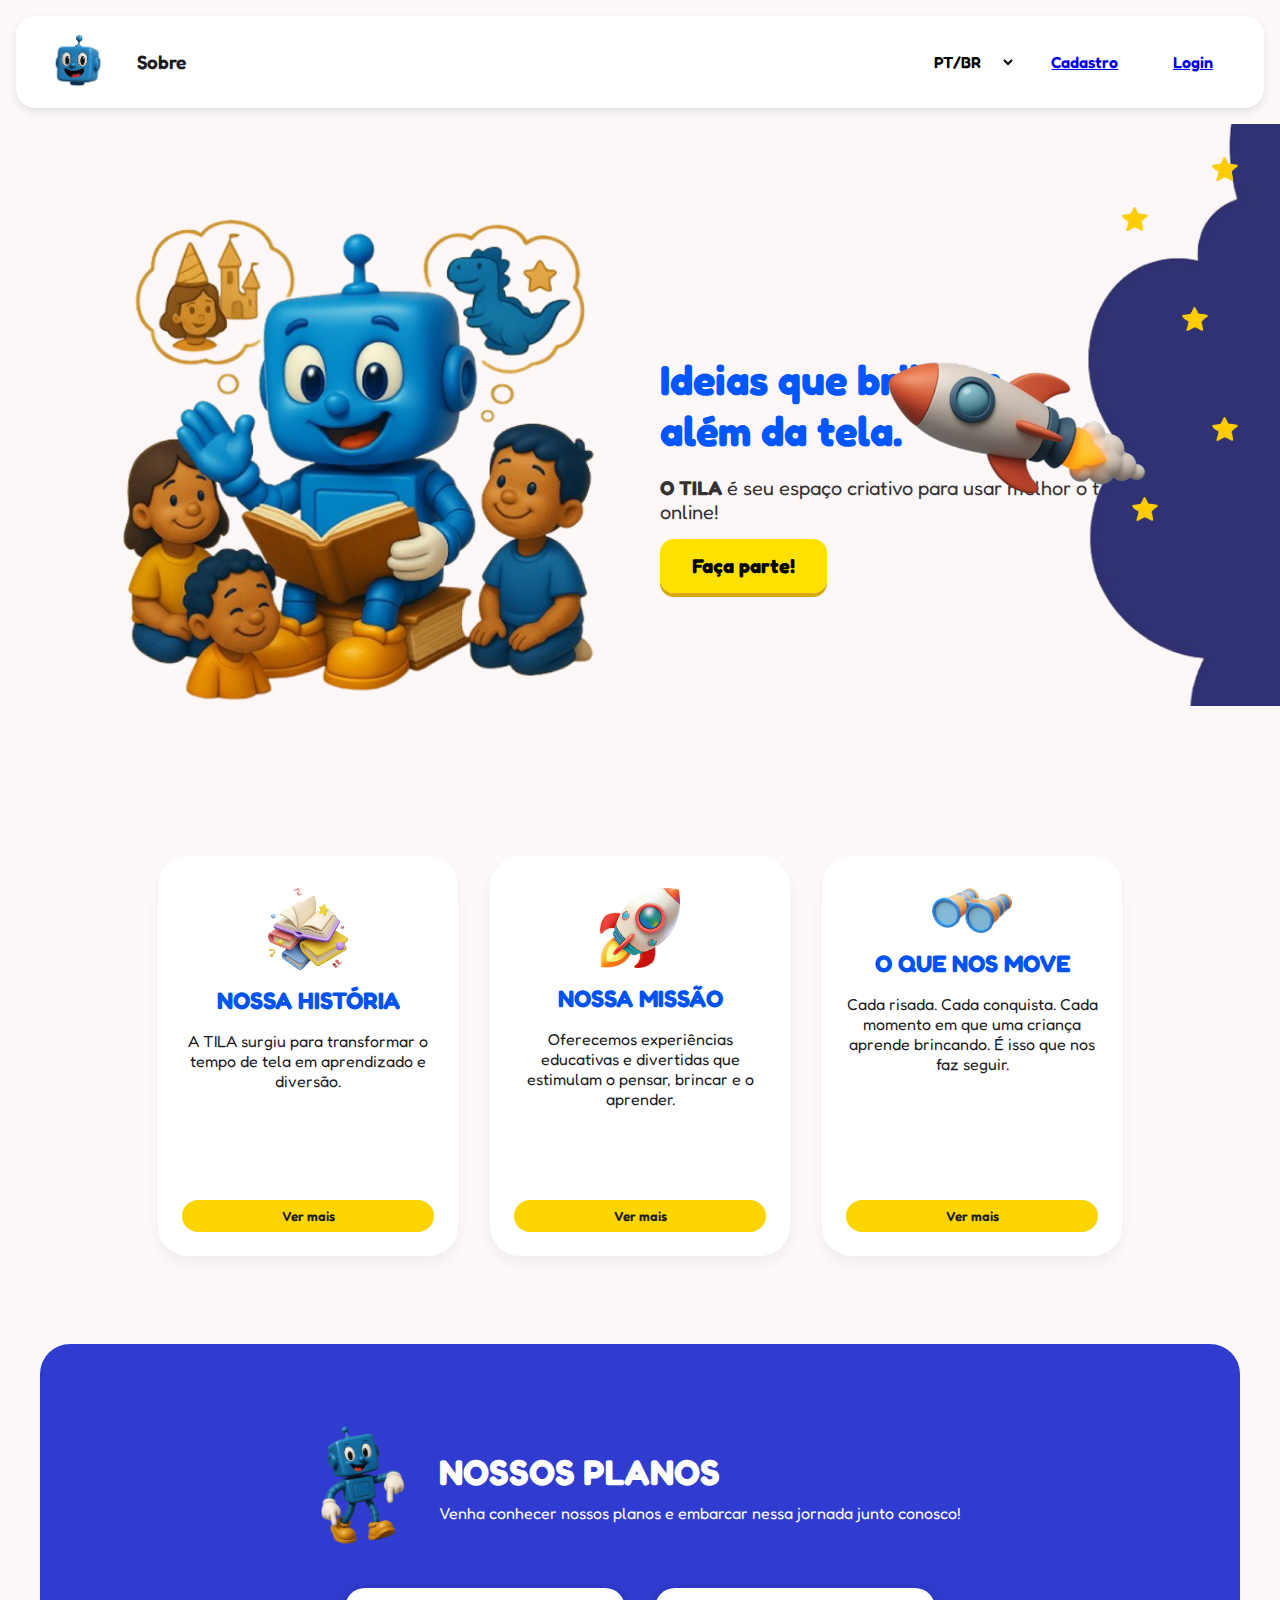
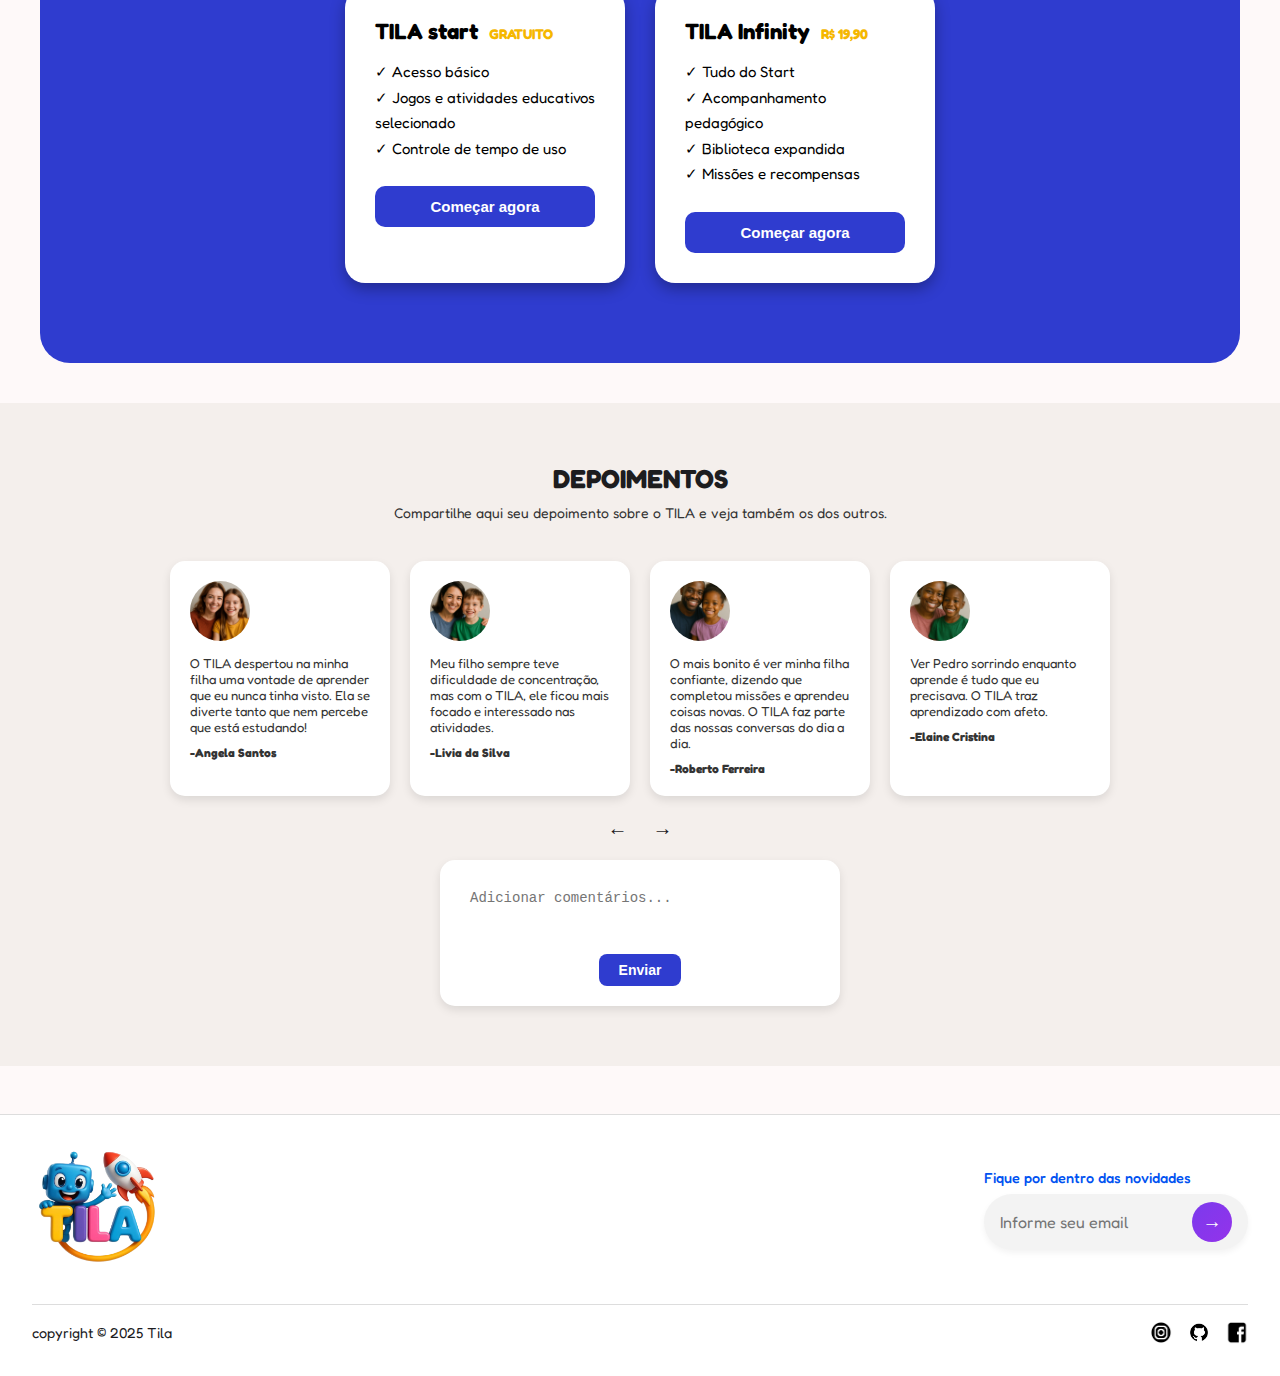
<file: index.html>
<!DOCTYPE html>
<html lang="pt-BR">

<head>
  <meta charset="UTF-8" />
  <meta name="viewport" content="width=device-width, initial-scale=1.0" />
  <link rel="icon" href="img/favicon.png" type="image/x-icon">
  <title>TiLA | Sobre Nós</title>
  <link rel="stylesheet" href="css/index.css" />
  <link href="https://fonts.googleapis.com/css2?family=Fredoka:wght@400;600&display=swap" rel="stylesheet" />
</head>

<body>
  <header class="navbar">
    <div class="nav-left">
      <img src="../img/rosto robo.png" alt="Logo TILA" />
      <nav>
         <a href="view/planos.html">Sobre</a>
      </nav>
    </div>
    <div class="nav-right">
      <select>
        <option>PT/BR</option>
      </select>
      <a href="view/cadastro.html" class="btn-cadastro">Cadastro</a>
      <a href="view/login.html" class="btn-login">Login</a> <!--colocar pag login-->
    </div>
  </header>

  <main>
    <section class="hero">
      <div class="hero-content">
        <div class="hero-left">
          <img src="./img/tilinho e cia.png" alt="Mascote TILA" />
        </div>
        <div class="hero-right">
          <h1>
            Ideias que brilham <br />
            além da tela.
          </h1>
          <p>
            <strong>O TILA</strong> é seu espaço criativo para usar melhor o
            tempo online!
          </p>
          <a href="./view/planos.html" class="cta-button">Faça parte!</a>
        </div>
      </div>
      <!-- Elementos decorativos -->
<img src="./img/nuvem.png" alt="Nuvem decorativa" class="decor-nuvem">
<img src="./img/foguete.png" alt="Foguete" class="decor-foguete">
<img src="./img/estrela.png" alt="Estrela" class="estrela estrela1">
<img src="./img/estrela.png" alt="Estrela" class="estrela estrela2">
<img src="./img/estrela.png" alt="Estrela" class="estrela estrela3">
<img src="./img/estrela.png" alt="Estrela" class="estrela estrela4">
<img src="./img/estrela.png" alt="Estrela" class="estrela estrela5">
    </section>

    <section class="cards">
      <div class="card">
        <h2>NOSSA HISTÓRIA</h2>
        <p>
          A TILA surgiu para transformar o tempo de tela em aprendizado e
          diversão.
        </p>
        <img src="./img/livros.png" alt="livros" />
        <button>Ver mais</button>
      </div>
      <div class="card destaque">
        <h2>NOSSA MISSÃO</h2>
        <p>
          Oferecemos experiências educativas e divertidas que estimulam o
          pensar, brincar e o aprender.
        </p>
        <img src="./img/foguete menor.png" alt="foguete menor" />
        <button>Ver mais</button>
      </div>
      <div class="card">
        <h2>O QUE NOS MOVE</h2>
        <p>
          Cada risada. Cada conquista. Cada momento em que uma criança aprende
          brincando. É isso que nos faz seguir.
        </p>
        <img src="./img/binoculo.png" alt="binoculo" />
        <button>Ver mais</button>
      </div>
    </section>

  <div class="planos-section">
  <div class="planos-header">
    <img src="img/tilinho_planos.png" alt="Tilinho" class="tilinho-img">
    <div class="planos-textos">
      <h2 class="planos-title">NOSSOS PLANOS</h2>
      <p class="planos-subtitle">Venha conhecer nossos planos e embarcar nessa jornada junto conosco!</p>
    </div>
  </div>
  <div class="planos-cards">
    <div class="plano-card start">
      <h3 class="plano-nome">TILA start <span class="gratuito">GRATUITO</span></h3>
      <ul class="plano-beneficios">
        <li>✓ Acesso básico</li>
        <li>✓ Jogos e atividades educativos selecionado</li>
        <li>✓ Controle de tempo de uso</li>
      </ul>
      <button class="plano-btn">Começar agora</button>
    </div>
    <div class="plano-card infinity">
      <h3 class="plano-nome">TILA Infinity <span class="preco">R$ 19,90</span></h3>
      <ul class="plano-beneficios">
        <li>✓ Tudo do Start</li>
        <li>✓ Acompanhamento pedagógico</li>
        <li>✓ Biblioteca expandida</li>
        <li>✓ Missões e recompensas</li>
      </ul>
      <button class="plano-btn">Começar agora</button>
    </div>
  </div>
</div>

   <div class="depoimentos-section">
  <h2 class="depoimentos-title">DEPOIMENTOS</h2>
  <p class="depoimentos-subtitle">
    Compartilhe aqui seu depoimento sobre o TILA e veja também os dos outros.
  </p>
  
  <div class="depoimentos-cards">
    <div class="depoimento-card">
      <img src="img/mae e filha.png" alt="Angela Santos">
      <p class="depoimento-text">O TILA despertou na minha filha uma vontade de aprender que eu nunca tinha visto. Ela se diverte tanto que nem percebe que está estudando!</p>
      <p class="depoimento-author">-Angela Santos</p>
    </div>
    <div class="depoimento-card">
      <img src="img/mae e filho.png" alt="Livia da Silva">
      <p class="depoimento-text">Meu filho sempre teve dificuldade de concentração, mas com o TILA, ele ficou mais focado e interessado nas atividades.</p>
      <p class="depoimento-author">-Livia da Silva</p>
    </div>
    <div class="depoimento-card">
      <img src="img/pai e filha.png" alt="Roberto Ferreira">
      <p class="depoimento-text">O mais bonito é ver minha filha confiante, dizendo que completou missões e aprendeu coisas novas. O TILA faz parte das nossas conversas do dia a dia.</p>
      <p class="depoimento-author">-Roberto Ferreira</p>
    </div>
    <div class="depoimento-card">
      <img src="img/filho e mae.png" alt="Elaine Cristina">
      <p class="depoimento-text">Ver Pedro sorrindo enquanto aprende é tudo que eu precisava. O TILA traz aprendizado com afeto.</p>
      <p class="depoimento-author">-Elaine Cristina</p>
    </div>
  </div>

  <div class="depoimentos-nav">
    <span class="arrow">←</span>
    <span class="arrow">→</span>
  </div>

  <div class="depoimento-form">
    <textarea placeholder="Adicionar comentários..."></textarea>
    <button>Enviar</button>
  </div>
</div>
  </main>


  <footer class="footer">
    <div class="footer-top">
      <div class="footer-left">
        <!-- Logo da TILA -->
        <img src="./img/logo.png" alt="Logo TILA" />
      </div>

      <div class="footer-right">
        <p>Fique por dentro das novidades</p>
        <div class="newsletter-form">
          <input type="email" placeholder="Informe seu email" />
          <button><span>&rarr;</span></button>
        </div>
      </div>
    </div>

    <div class="footer-bottom">
      <p>copyright © 2025 Tila</p>
      <div class="footer-icons">
        <!-- Ícones das redes sociais -->
        <img src="./img/instagram.png" alt="Instagram" />
        <img src="./img/github.png" alt="GitHub" />
        <img src="./img/facebook.png" alt="Facebook" />
      </div>
    </div>
  </footer>

</body>
</html>
</file>
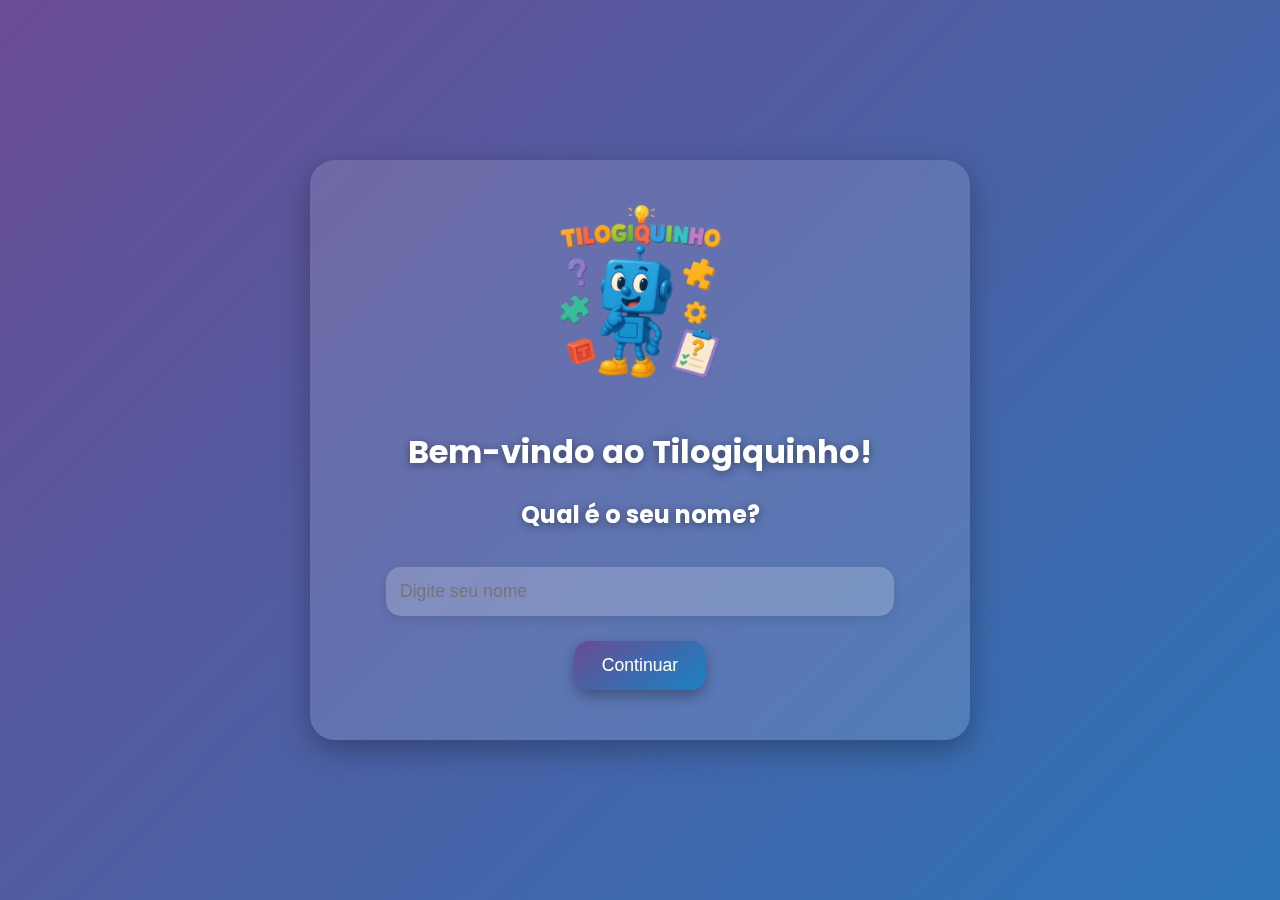
<file: JogoTilogiquinho/logica.html>
<!DOCTYPE html>
<html lang="pt-br">
  <head>
    <meta charset="UTF-8" />
    <meta name="viewport" content="width=device-width, initial-scale=1.0" />
    <title>Tilogiquinho</title>
    <link rel="stylesheet" href="style.css" />
  </head>
  <body>
    <div class="game-container">
      <div class="welcome-section">
        <img
          src="/img/tilogiquinho.png"
          alt="Logo Tilogiquinho"
          class="logo-image"
        />
        <h1>Bem-vindo ao Tilogiquinho!</h1>
      </div>

      <div id="name-section">
        <h2>Qual é o seu nome?</h2>
        <input type="text" id="player-name" placeholder="Digite seu nome" />
        <button onclick="askAge()">Continuar</button>
      </div>

      <div id="age-section" style="display: none">
        <h2 id="ask-age-text">Qual a sua idade?</h2>
        <div id="age-selection">
          <button onclick="startGame(6, 7)">6 a 7 anos</button>
          <button onclick="startGame(8, 9)">8 a 9 anos</button>
          <button onclick="startGame(10, 11)">10 a 11 anos</button>
        </div>
      </div>

      <div id="game-area" style="display: none">
        <div id="question-container"></div>
        <button id="next-button" style="display: none">Próxima Pergunta</button>
        <div id="feedback" class="feedback"></div>
        <div id="game-progress">
          <p>
            Pergunta: <span id="current-question">0</span> de
            <span id="total-questions">5</span>
          </p>
        </div>
      </div>

      <div id="end-screen" style="display: none">
        <h2>Fim do Jogo!</h2>
        <p id="final-score"></p>
        <button onclick="restartGame()">Jogar Novamente</button>
      </div>
    </div>

    <script src="script.js"></script>
  </body>
</html>
</file>
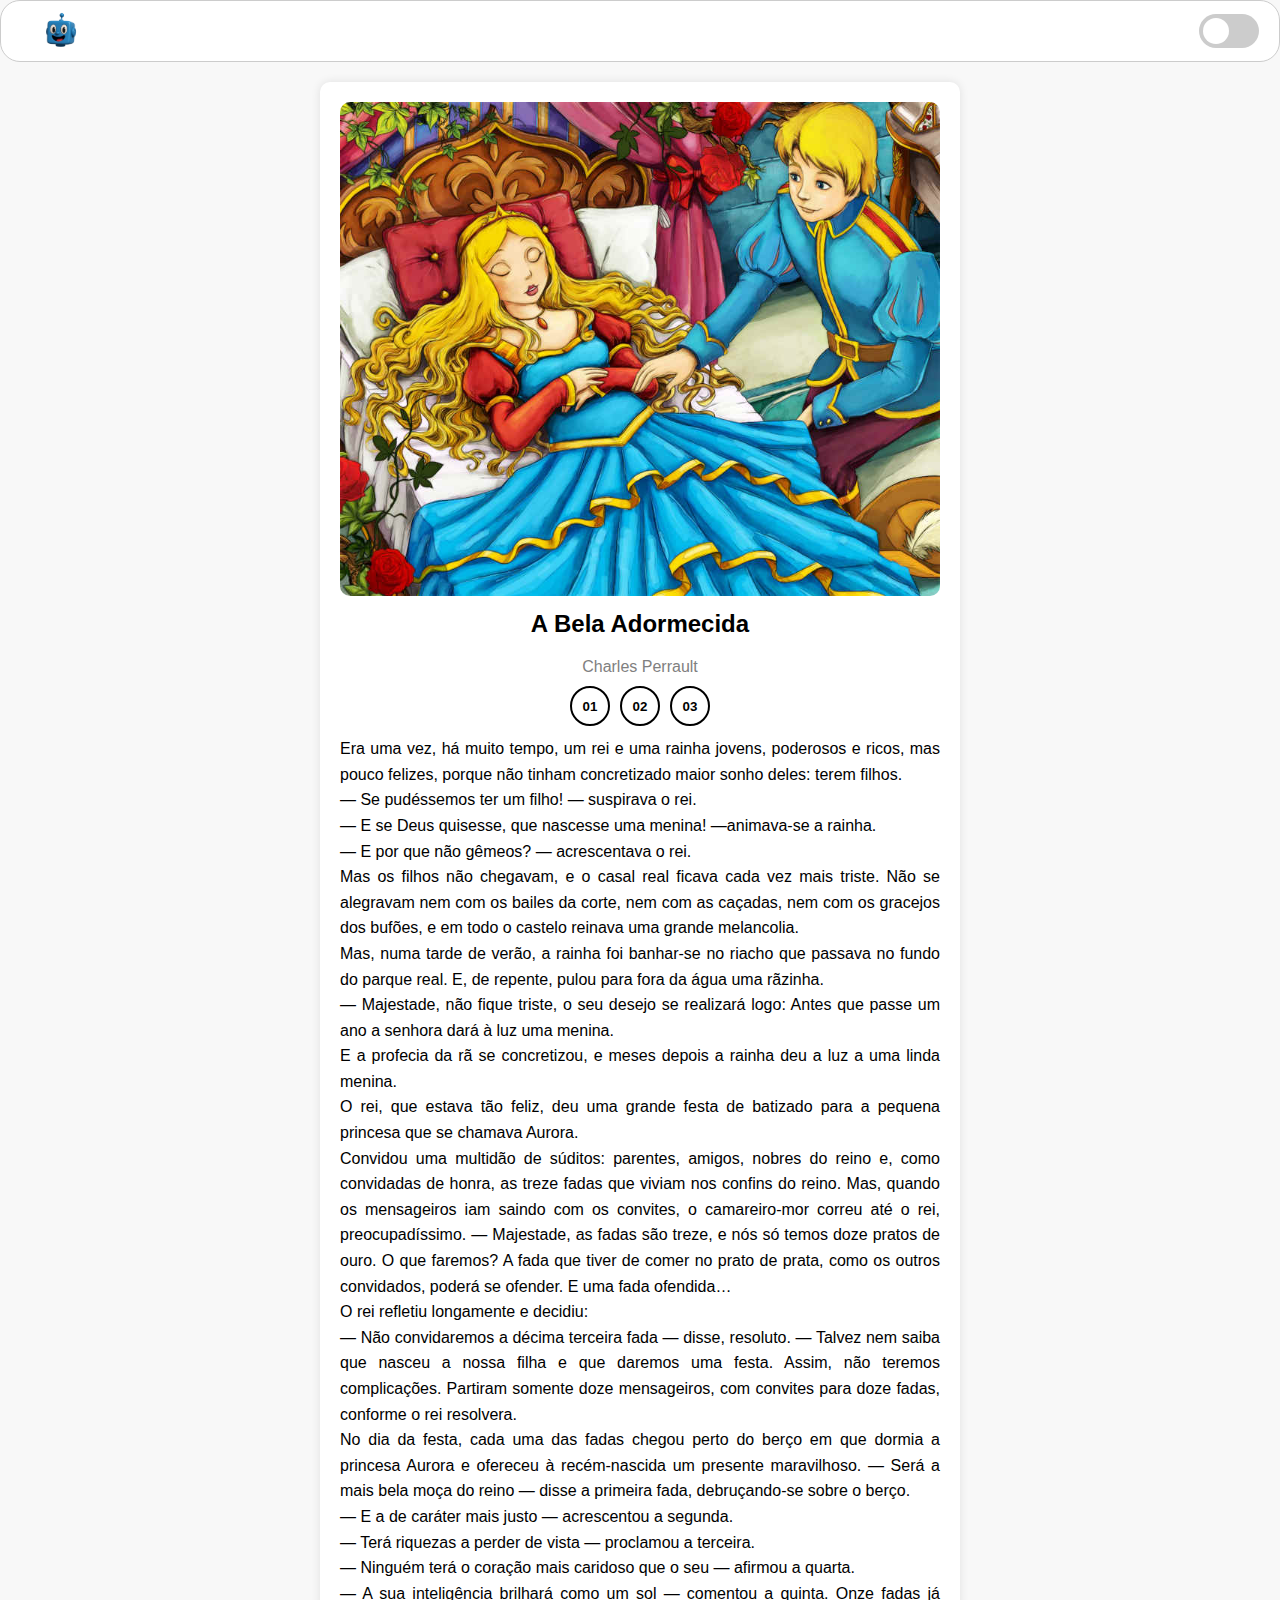
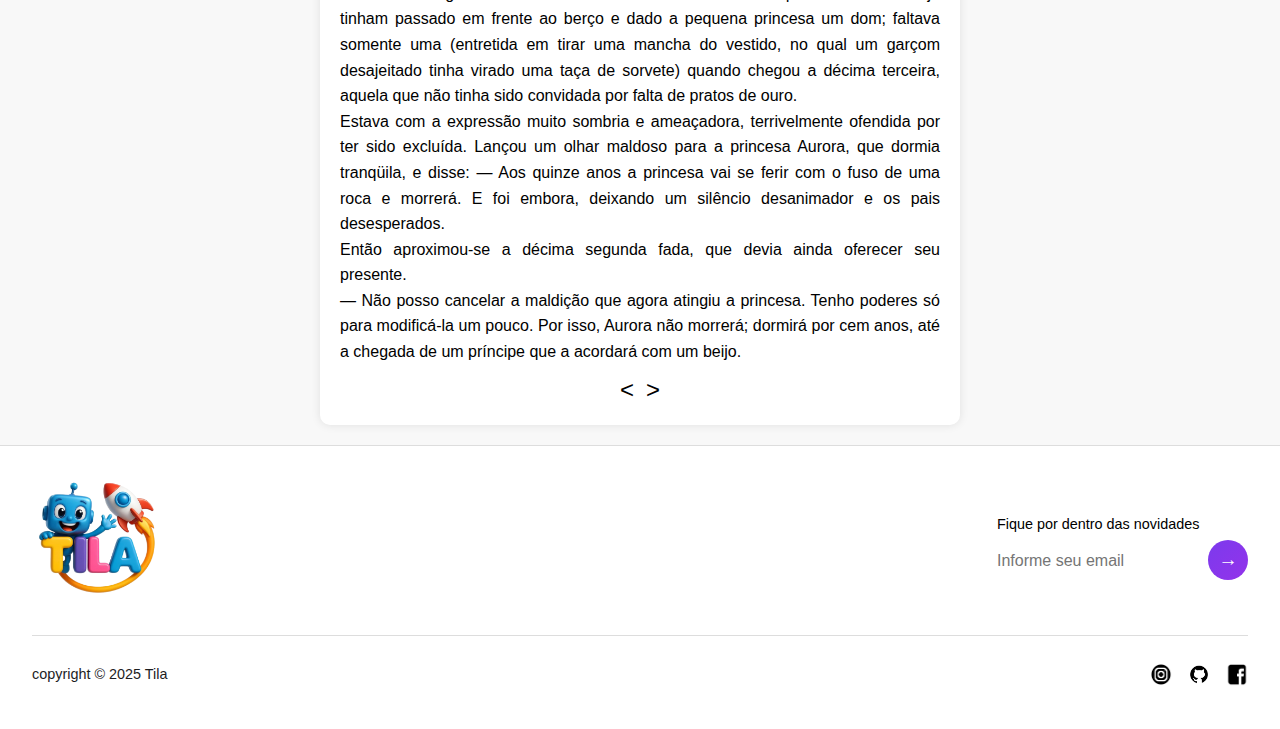
<file: view/belaAdormecida.html>
<!DOCTYPE html>
<html lang="pt-BR">
  <head>
    <meta charset="UTF-8" />
    <meta name="viewport" content="width=device-width, initial-scale=1.0" />
    <link rel="icon" href="../img/favicon.ico" type="image/x-icon" />
    <title>A Bela Adormecida</title>
    <link rel="stylesheet" href="/css/belaHis.css" />
  </head>
  <body>
    <header>
      <img src="/img/cabeçatilinho.png" alt="Logo Robô" class="cabeca" />
      <label class="switch">
        <input type="checkbox" id="themeToggle" />
        <span class="slider"></span>
      </label>
    </header>

    <div class="container">
      <img
        src="/img/adormecida.jpg"
        class="story-image"
        alt="A Bela Adormecida"
      />
      <h2>A Bela Adormecida</h2>
      <div class="author">Charles Perrault</div>

      <div class="pagination">
        <button class="page-btn active" onclick="showPage(1)">01</button>
        <button class="page-btn" onclick="showPage(2)">02</button>
        <button class="page-btn" onclick="showPage(3)">03</button>
      </div>

      <div class="story-text" id="storyText"></div>

      <div class="nav-arrows">
        <button onclick="previousPage()">&lt;</button>
        <button onclick="nextPage()">&gt;</button>
      </div>
    </div>
    <footer class="footer">
      <div class="footer-top">
        <div class="footer-left">
          <!-- Logo da TILA -->
          <img src="../img/logo.png" alt="Logo TILA" />
        </div>

        <div class="footer-right">
          <p>Fique por dentro das novidades</p>
          <div class="newsletter-form">
            <input type="email" placeholder="Informe seu email" />
            <button><span>&rarr;</span></button>
          </div>
        </div>
      </div>

      <div class="footer-bottom">
        <p>copyright © 2025 Tila</p>
        <div class="footer-icons">
          <!-- Ícones das redes sociais -->
          <img src="../img/instagram.png" alt="Instagram" />
          <img src="../img/github.png" alt="GitHub" />
          <img src="../img/facebook.png" alt="Facebook" />
        </div>
      </div>
    </footer>
    <script src="/script/bela.js"></script>
  </body>
</html>
</file>
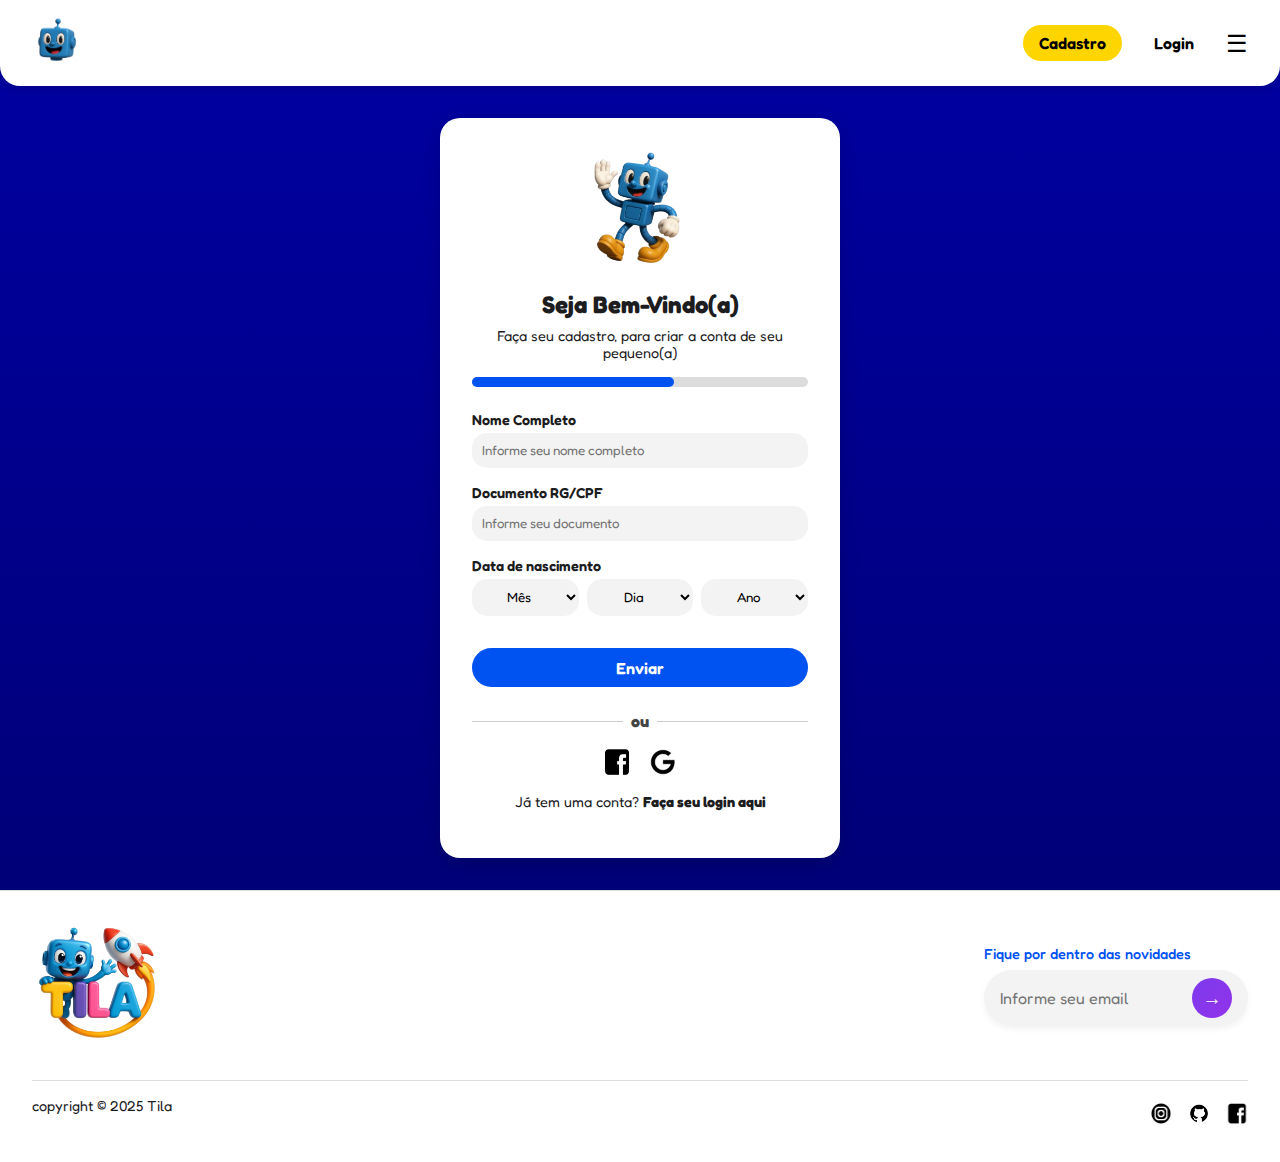
<file: view/cadastro.html>
<!-- cadastro.html -->
<!DOCTYPE html>
<html lang="pt-BR">
<head>
  <meta charset="UTF-8" />
  <meta name="viewport" content="width=device-width, initial-scale=1.0" />
  <link rel="icon" href="../img/favicon.png" type="image/x-icon">
  <title>TiLA | Cadastro</title>
  <link rel="stylesheet" href="../css/cadastro.css" />
  <link href="https://fonts.googleapis.com/css2?family=Fredoka:wght@400;600&display=swap" rel="stylesheet">
</head>
<body>
  <header class="navbar">
    <div class="nav-left">
      <img src="../img/cabeçatilinho.png" alt="Logo TILA" />
    </div>
    <div class="nav-right">
      <a href="cadastro.html" class="btn-cadastro active">Cadastro</a>
      <a href="login.html" class="btn-login">Login</a>
      <button class="menu-icon">☰</button>
    </div>
  </header>

  <main class="cadastro-container">
    <div class="form-box">
      <img src="../img/tilinhocadastro.png" alt="Robô TILA acenando" class="mascote" />
      <h1>Seja Bem-Vindo(a)</h1>
      <p>Faça seu cadastro, para criar a conta de seu pequeno(a)</p>

      <div class="progress-bar">
        <div class="progresso"></div>
      </div>

      <form>
        <label for="nome">Nome Completo</label>
        <input type="text" id="nome" placeholder="Informe seu nome completo" />

        <label for="documento">Documento RG/CPF</label>
        <input type="text" id="documento" placeholder="Informe seu documento" />

        <label>Data de nascimento</label>
        <div class="data-nascimento">
          <select><option>Mês</option></select>
          <select><option>Dia</option></select>
          <select><option>Ano</option></select>
        </div>

        <button type="submit" class="btn-enviar">Enviar</button>
      </form>

      <div class="login-ou">
        <div class="linha"></div>
        <span>ou</span>
        <div class="linha"></div>
      </div>

      <div class="social-login">
        <img src="../img/facebook.png" alt="Facebook" />
        <img src="../img/google.png" alt="Google" />
      </div>

      <p class="login-link">Já tem uma conta? <a href="login.html">Faça seu <strong>login aqui</strong></a></p>
    </div>
  </main>

 
    <footer class="footer">
    <div class="footer-top">
      <div class="footer-left">
        <!-- Logo da TILA -->
        <img src="../img/logo.png" alt="Logo TILA" />
      </div>

      <div class="footer-right">
        <p>Fique por dentro das novidades</p>
        <div class="newsletter-form">
          <input type="email" placeholder="Informe seu email" />
          <button><span>&rarr;</span></button>
        </div>
      </div>
    </div>

    <div class="footer-bottom">
      <p>copyright © 2025 Tila</p>
      <div class="footer-icons">
        <!-- Ícones das redes sociais -->
        <img src="../img/instagram.png" alt="Instagram" />
        <img src="../img/github.png" alt="GitHub" />
        <img src="../img/facebook.png" alt="Facebook" />
      </div>
    </div>
 
  </footer>
</body>
</html>

<script src="cadastro-redirect.js"></script>
</file>
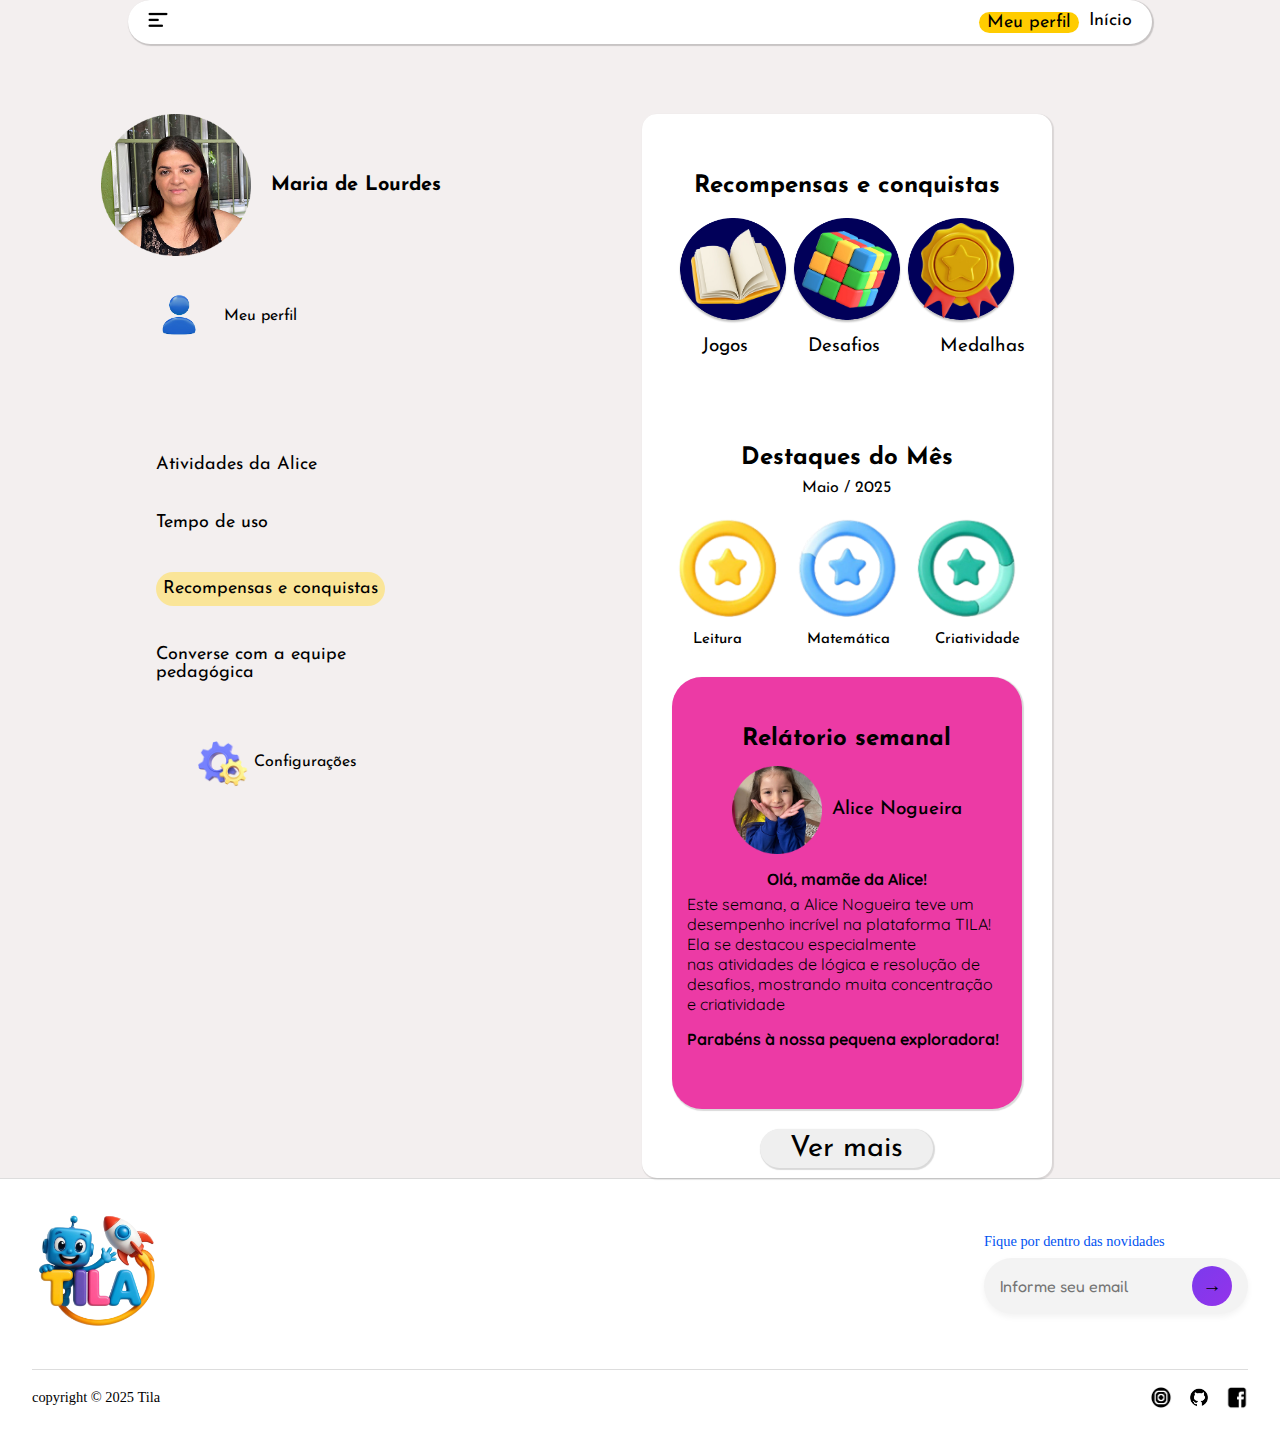
<file: view/conquista.html>
<!DOCTYPE html>
<html lang="pt-br">
<head>
    <meta charset="UTF-8">
    <meta name="viewport" content="width=device-width, initial-scale=1.0">
    <link rel="preconnect" href="https://fonts.googleapis.com">
    <link rel="preconnect" href="https://fonts.gstatic.com" crossorigin>
    <link href="https://fonts.googleapis.com/css2?family=Fredoka:wght@300..700&family=Josefin+Sans:ital,wght@0,100..700;1,100..700&family=Quicksand:wght@300..700&display=swap" rel="stylesheet">
    <link rel="stylesheet" href="../css/conquista.css">
<link rel="shortcut icon" href="../img/favicon.ico" type="image/x-icon"/>  
<title>Conquistas</title>
</head>

<header class="navbar">

    <div class="nav_menu">
        <div class="img-navbar">
            <img src="../img/nav_bar.png" alt="imagem da nav bar" width="40" class="navbar">
        </div>
        <div class="escolha">
            <a href="#" class="perfil">Meu perfil</a>
            <a href="../view/home.html" class="inicio">Início</a>
        </div>  
    </div>

</header>
<body>
<!--Container controla todo o conteúdo da tela-->
    <div class="container"><!--Todas as div ficam dentro do container, tudo do menu lateral fica na div "responsavel" tudo sobre as conquistas e informações das crianças fica dentro da container mas fora da div "responsavel"--> 

        <div class="responsavel"><!--esta parte é responsável pelo menu lateral onde está o perfil do responsável-->

            <div class="cracha_resp"><!--Perfil do user onde tem a foto e nome-->
                <img src="../img/usuario_teste_1.png" alt="Imagem do usuário responsável" width="150">
                <p>Maria de Lourdes</p>
            </div>
        

        <div class="drop"><!--Menu droptown onde fica armazenado edição de perfil do user-->
            <nav class="nav">
                <ul class="main-menu">
                    <li class="dropdown">
                        <a href="#"><img src="../img/avatar.png" alt="avater" width="90"> Meu perfil</a>
                        <ul class="dropdown-menu">
                            <li><a href="#">Perfil</a></li>
                            <li><a href="#">Editar perfil</a></li>
                        </ul>
                    </li>
                </ul>
            </nav>
        </div>

        

        <div class="opcoes-menu"><!--Aqui está o restante das opções do menu lateral-->
            <a href="#" class="ab">Atividades da Alice</a>
            <a href="#" class="ab">Tempo de uso</a>
            <a href="#" class="opcao-selecionada ab">Recompensas e conquistas</a>
            <a href="#">Converse com a equipe <br> 
                pedagógica
            </a>
        </div>

        <div class="config"><!--Droptown das configurações-->
            <nav class="nav">
                <ul class="main-menu">
                    <li class="dropdown">
                        <a href="#"><img src="../img/engrenagem.png" alt="avater" width="70"> Configurações</a>
                        <ul class="dropdown-menu">
                            <li><a href="#">Segurança e privacidade</a></li>
                            <li><a href="#">Gerenciar perfil da <br>criança</a></li>
                            <li><a href="#">Notificações</a></li>
                            <li class="dropdown"><a href="#">Suporte e contato</a>
                                <ul class="dropdown-menu">
                                    <li><a href="#">FAQ e ajuda</a></li>
                                    <li><a href="#">Relatar problema</a></li>
                                    <li><a href="#">Enviar sugestões</a></li>
                                </ul>
                            </li>
                        </ul>
                    </li>
                </ul>
            </nav>
        </div>
        </div><!--Fim da div "responsavel"-->

        <div class="crianca"><!--Parte que fala do desempenho da criaça-->
            <h2 class="title-pri">Recompensas e conquistas</h2>
            <div class="circles"><!--Imagens dos circulos que ficam de trás das conquistas-->
                <img src="../img/circle.png" alt="Circulos" width="110">
                <img src="../img/circle.png" alt="Circulos" width="110">
                <img src="../img/circle.png" alt="Circulos" width="110">
            </div>
            <div class="medalhas"><!--Imagens das conquistas-->
                <img src="../img/jogos.png" alt="Circulos" width="90"    class="jogo">
                <img src="../img/desafios.png" alt="Circulos" width="90" class="desafio">
                <img src="../img/medalhas.png" alt="Circulos" width="80" class="medalha">
            </div>
            <div class="des-medalhas"><!--Aqui fica os nomes de cada conquista/medalha-->
                <p class="jo">Jogos</p>
                <p>Desafios</p>
                <p class="me">Medalhas</p>
            </div>
            <div class="sub-title">
                <h2 class="title">Destaques do Mês</h2>
                <p>Maio / 2025</p>
            </div>
            <div class="destaques">
                <img src="../img/Rectangle.png" alt="Imagens dos destaques" width="350">
                <div class="subtitle-destaques">
                    <p>Leitura</p>
                    <p class="con">Matemática</p>
                    <p class="con">Criatividade</p>
                </div>
            </div>
            <div class="relatorio-semanal">
                <h2 class="title">Relátorio semanal</h2>
                <div class="cracha-crianca">
                    <img src="../img/usuario_teste_2.png" alt="avatar" width="90">
                    <p>Alice Nogueira</p>
                </div>
                <div class="relatorio">
                    <p class="ti">Olá, mamãe da Alice!</p>
                    <p class="re">Este semana, a Alice Nogueira teve um<br> desempenho incrível na plataforma TILA!<br> Ela se destacou especialmente<br> nas atividades de lógica e resolução de<br> desafios, mostrando muita concentração<br> e criatividade</p>
                    <p class="sub-ti">Parabéns à nossa pequena exploradora!</p>
                </div>
            </div>
            <button id="btn" class="botao">Ver mais</button>
        </div>

    </div><!--Fim da div "container"-->


     <footer class="footer">
    <div class="footer-top">
      <div class="footer-left">
        <!-- Logo da TILA -->
        <img src="../img/logo.png" alt="Logo TILA" />
      </div>

      <div class="footer-right">
        <p>Fique por dentro das novidades</p>
        <div class="newsletter-form">
          <input type="email" placeholder="Informe seu email" />
          <button><span>&rarr;</span></button>
        </div>
      </div>
    </div>

    <div class="footer-bottom">
      <p>copyright © 2025 Tila</p>
      <div class="footer-icons">
        <!-- Ícones das redes sociais -->
        <img src="../img/instagram.png" alt="Instagram" />
        <img src="../img/github.png" alt="GitHub" />
        <img src="../img/facebook.png" alt="Facebook" />
      </div>
    </div>
  </footer>

</body>
</html>
</file>
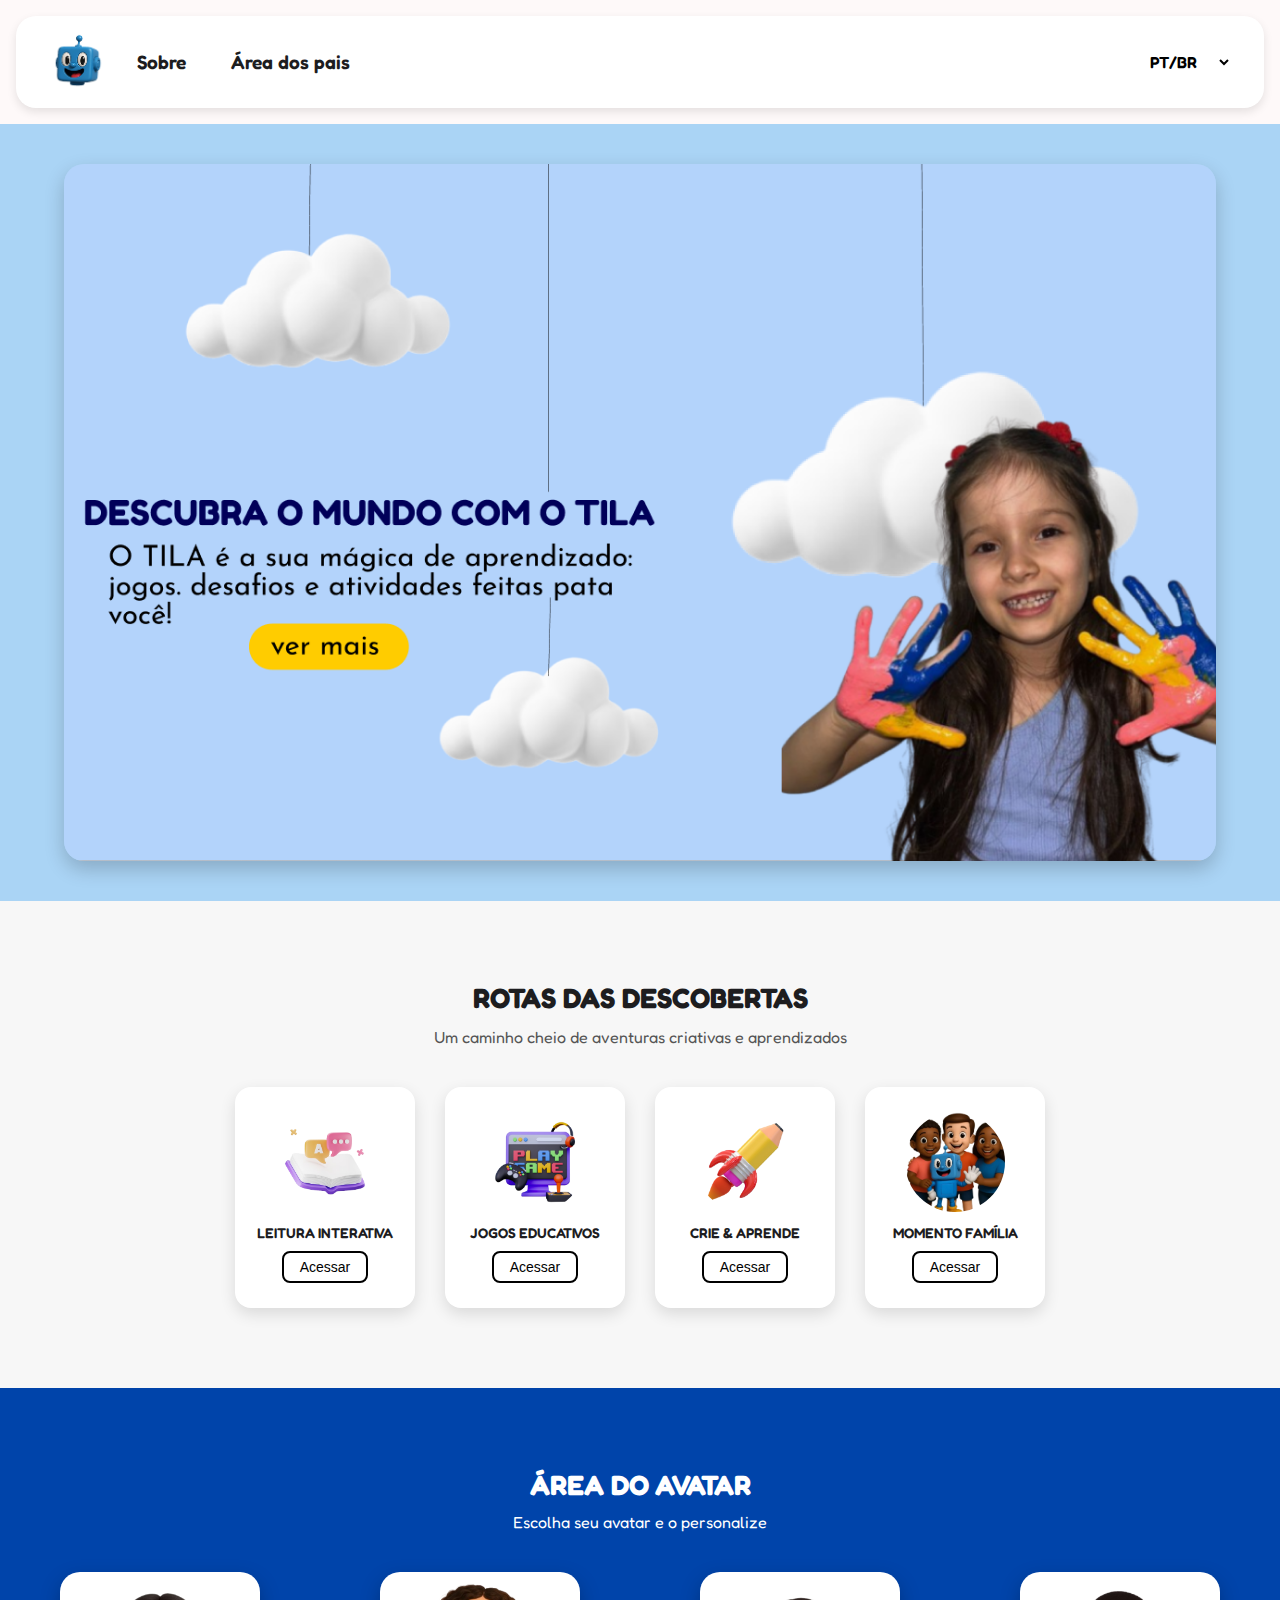
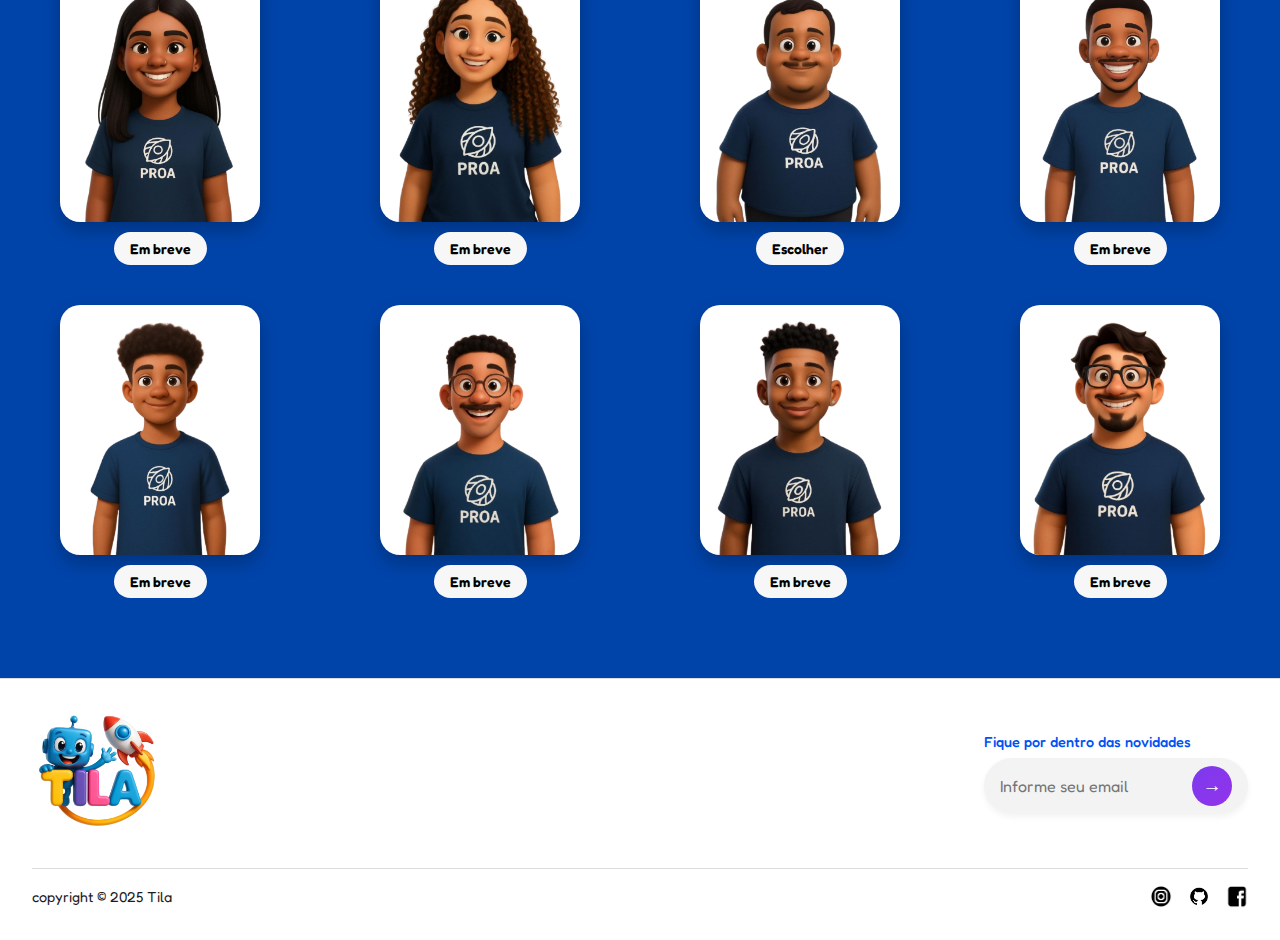
<file: view/home.html>
<!DOCTYPE html>
<html lang="pt-br">
<head>
    <meta charset="UTF-8">
    <meta name="viewport" content="width=device-width, initial-scale=1.0">
    <title>Home</title>
    <link rel="stylesheet" href="../css/home.css">
   <link rel="shortcut icon" href="../img/favicon.ico" type="image/x-icon"/>
     <link href="https://fonts.googleapis.com/css2?family=Fredoka:wght@400;600&display=swap" rel="stylesheet" />
</head>
<body>
     <header class="navbar">
    <div class="nav-left">
      <img src="../img/rosto robo.png" alt="Logo TILA" />
      <nav>
         <a href="#">Sobre</a>
        <a href="../view/conquista.html">Área dos pais</a>
      </nav>
    </div>
    <div class="nav-right">
      <select>
        <option>PT/BR</option>
      </select>
    </div>
  </header>

  <div class="banner">
    <img src="../img/Descubra o mundo com a tila.png" alt="">
  </div>

  <section class="rotas-descobertas">
  <h2>ROTAS DAS DESCOBERTAS</h2>
  <p>Um caminho cheio de aventuras criativas e aprendizados</p>

  <div class="rotas-cards">
    <div class="rota-card">
      <img src="../img/livroHome.png" alt="Leitura Interativa">
      <span>LEITURA INTERATIVA</span>
      <a href="../view/leitura.html"><button>Acessar</button></a>
    </div>

    <div class="rota-card">
      <img src="../img/videgameHome.png" alt="Jogos Educativos">
      <span>JOGOS EDUCATIVOS</span>
      <a href="../view/jogos.html"><button>Acessar</button></a>
    </div>

    <div class="rota-card">
      <img src="../img/lapisHome.png" alt="Crie e Aprenda">
      <span>CRIE & APRENDE</span>
      <button>Acessar</button>
    </div>

    <div class="rota-card">
      <img src="../img/familiaHome.png" alt="Momento Família">
      <span>MOMENTO FAMÍLIA</span>
      <button>Acessar</button>
    </div>
  </div>
</section>
</div>

<section class="area-avatar-wrapper">
  <div class="area-avatar">
    <h2>ÁREA DO AVATAR</h2>
    <p>Escolha seu avatar e o personalize</p>

    <div class="avatar-grid">
      <div class="avatar-card-wrapper">
        <div class="avatar-card">
          <img src="../img/julianaAvatar.png" alt="Avatar 1">
        </div>
        <span class="badge">Em breve</span>
      </div>
      <div class="avatar-card-wrapper">
        <div class="avatar-card">
          <img src="../img/estherAvatar.png" alt="Avatar 2">
        </div>
        <span class="badge">Em breve</span>
      </div>
      <div class="avatar-card-wrapper">
        <div class="avatar-card">
          <img src="../img/matheusAvatar.png" alt="Avatar 3">
        </div>
        <span class="badge">Escolher</span>
      </div>
      <div class="avatar-card-wrapper">
        <div class="avatar-card">
          <img src="../img/maikonAvatar.png" alt="Avatar 4">
        </div>
        <span class="badge">Em breve</span>
      </div>
      <div class="avatar-card-wrapper">
        <div class="avatar-card">
          <img src="../img/brunoAvatar.png" alt="Avatar 5">
        </div>
        <span class="badge">Em breve</span>
      </div>
      <div class="avatar-card-wrapper">
        <div class="avatar-card">
          <img src="../img/santiagoAvatar.png" alt="Avatar 6">
        </div>
        <span class="badge">Em breve</span>
      </div>
      <div class="avatar-card-wrapper">
        <div class="avatar-card">
          <img src="../img/NunesAvatar.png" alt="Avatar 7">
        </div>
        <span class="badge">Em breve</span>
      </div>
      <div class="avatar-card-wrapper">
        <div class="avatar-card">
          <img src="../img/gustavoAvatar.png" alt="Avatar 8">
        </div>
        <span class="badge">Em breve</span>
      </div>
    </div>
  </div>
</section>

<footer class="footer">
    <div class="footer-top">
      <div class="footer-left">
        <!-- Logo da TILA -->
        <img src="../img/logo.png" alt="Logo TILA" />
      </div>

      <div class="footer-right">
        <p>Fique por dentro das novidades</p>
        <div class="newsletter-form">
          <input type="email" placeholder="Informe seu email" />
          <button><span>&rarr;</span></button>
        </div>
      </div>
    </div>

    <div class="footer-bottom">
      <p>copyright © 2025 Tila</p>
      <div class="footer-icons">
        <!-- Ícones das redes sociais -->
        <img src="../img/instagram.png" alt="Instagram" />
        <img src="../img/github.png" alt="GitHub" />
        <img src="../img/facebook.png" alt="Facebook" />
      </div>
    </div>
  </footer>
</body>
</html>
</file>
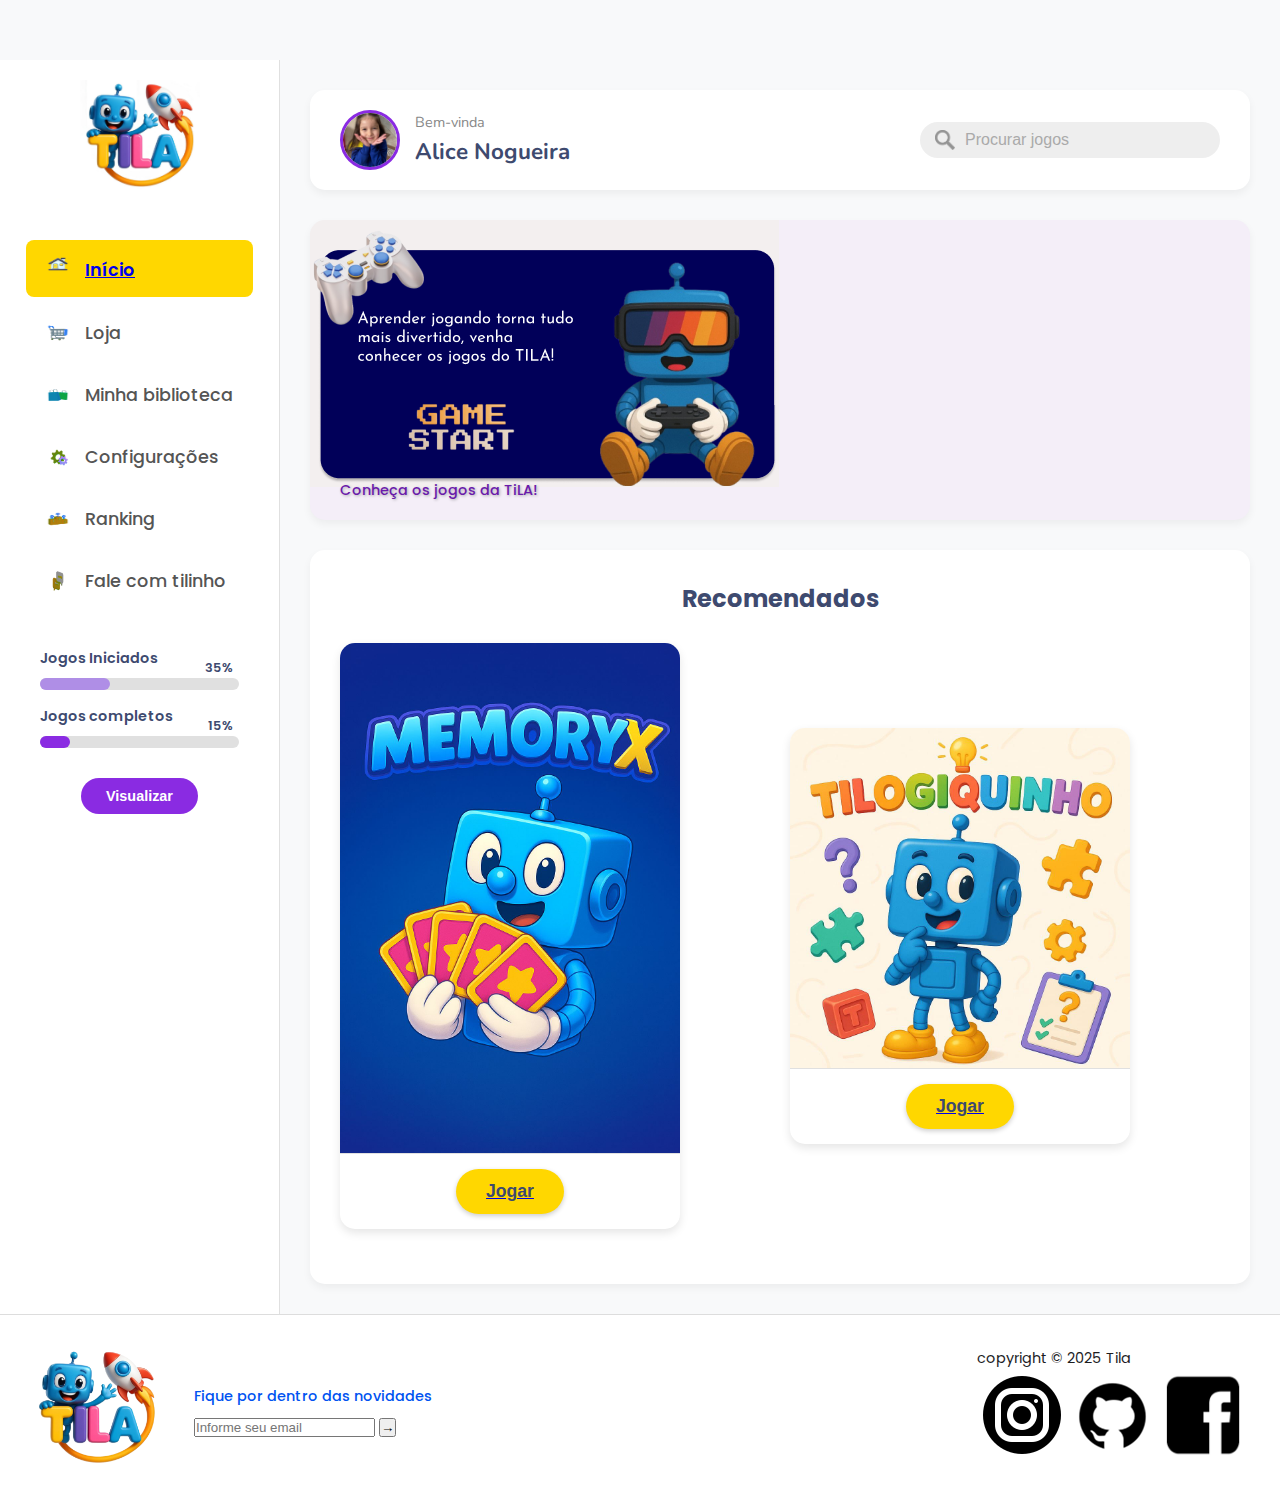
<file: view/jogos.html>
<!DOCTYPE html>
<html lang="pt-BR">
  <head>
    <meta charset="UTF-8" />
    <meta name="viewport" content="width=device-width, initial-scale=1.0" />
    <title>Jogos</title>
    <link rel="stylesheet" href="../css/jogos.css" />
    <link
      href="https://fonts.googleapis.com/css2?family=Poppins:wght@400;500;600;700&display=swap"
      rel="stylesheet"
    />
    <link
      href="https://fonts.googleapis.com/css2?family=Nunito:wght@400;600;700&display=swap"
      rel="stylesheet"
    />
    <link rel="shortcut icon" href="../img/favicon.ico" type="image/x-icon"/>
  </head>
  <body>
    <div class="dashboard-container">
      <header class="header">
        <div class="logo-top">
          
            <img src="../img/cabeçatilinho.png" alt="TILA Logo" />
          </a>
        </div>
        <div class="header-right">
          <div class="menu-icon">☰</div>
        </div>
      </header>

      <aside class="sidebar">
        <div class="sidebar-logo">
          <img src="../img/Logo.jpeg" alt="TILA Logo" />
        </div>
        <nav class="sidebar-nav">
          <ul>
            <li class="active">
              <a href="../index.html"><img
                src="../img/inicio-removebg-preview.png"
                alt="Início"
              />Início</a>
            </li>
            <li>
              <img src="../img/loja-removebg-preview.png" alt="Loja" />Loja
            </li>
            <li>
              <img
                src="../img/biblioteca-removebg-preview.png"
                alt="Minha biblioteca"
              />Minha biblioteca
            </li>
            <li>
              <img
                src="../img/configuracao-removebg-preview.png"
                alt="Configurações"
              />Configurações
            </li>
            <li>
              <img
                src="../img/ranking-removebg-preview.png"
                alt="Ranking"
              />Ranking
            </li>
            <li>
              <img
                src="../img/chat-removebg-preview.png"
                alt="Fale com tilinho"
              />Fale com tilinho
            </li>
          </ul>
        </nav>
        <div class="sidebar-progress">
          <h3>Jogos Iniciados</h3>
          <div class="progress-bar-container">
            <div class="progress-bar" style="width: 35%"></div>
            <span>35%</span>
          </div>
          <h3>Jogos completos</h3>
          <div class="progress-bar-container">
            <div
              class="progress-bar"
              style="width: 15%; background-color: #8a2be2"
            ></div>
            <span>15%</span>
          </div>
          <button class="view-button">Visualizar</button>
        </div>
      </aside>

      <main class="main-content">
        <section class="profile-search">
          <div class="profile-info">
            <img
              src="../img/avatar.jpg"
              alt="Avatar Alice Nogueira"
              class="avatar"
            />
            <div class="greeting">
              <span>Bem-vinda</span>
              <h3>Alice Nogueira</h3>
            </div>
          </div>
          <div class="search-bar">
            <img
              src="../img/lupa-removebg-preview.png"
              alt=""
              class="search-icon"
            />
            <input type="text" placeholder="Procurar jogos" />
          </div>
        </section>

        <section class="banner">
          <div class="banner-text">
            <p>Conheça os jogos da TiLA!</p>
          </div>
        </section>

        <section class="recommended-games">
          <h2>Recomendados</h2>
          <div class="game-cards-wrapper">
            <div class="game-card">
              <img src="../img/memory.jpg" alt="MemoryX Game" />
              <a href="/JogoDaMemoria/memory-game/jogo.html"
                ><button class="play-button">Jogar</button></a
              >
            </div>
            <div class="game-card">
              <img src="../img/Tilogiquinho.jpg" alt="Tiloguinho Game" />
              <a href="/JogoTilogiquinho/logica.html"
                ><button class="play-button">Jogar</button></a
              >
            </div>
          </div>
          
        </section>
      </main>


<footer class="footer">
      <div class="footer-top">
        <div class="footer-left">
          <!-- Logo da TILA -->
          <img src="../img/logo.png" alt="Logo TILA" />
        </div>

        <div class="footer-right">
          <p>Fique por dentro das novidades</p>
          <div class="newsletter-form">
            <input type="email" placeholder="Informe seu email" />
            <button><span>&rarr;</span></button>
          </div>
        </div>
      </div>

      <div class="footer-bottom">
        <p>copyright © 2025 Tila</p>
        <div class="footer-icons">
          <!-- Ícones das redes sociais -->
          <img src="../img/instagram.png" alt="Instagram" />
          <img src="../img/github.png" alt="GitHub" />
          <img class="fb-icon" src="../img/facebook.png" alt="Facebook" />
        </div>
      </div>
    </footer>


    </div>
    <!-- <script src="../script/jogos.js"></script> -->
  </body>
</html>
</file>
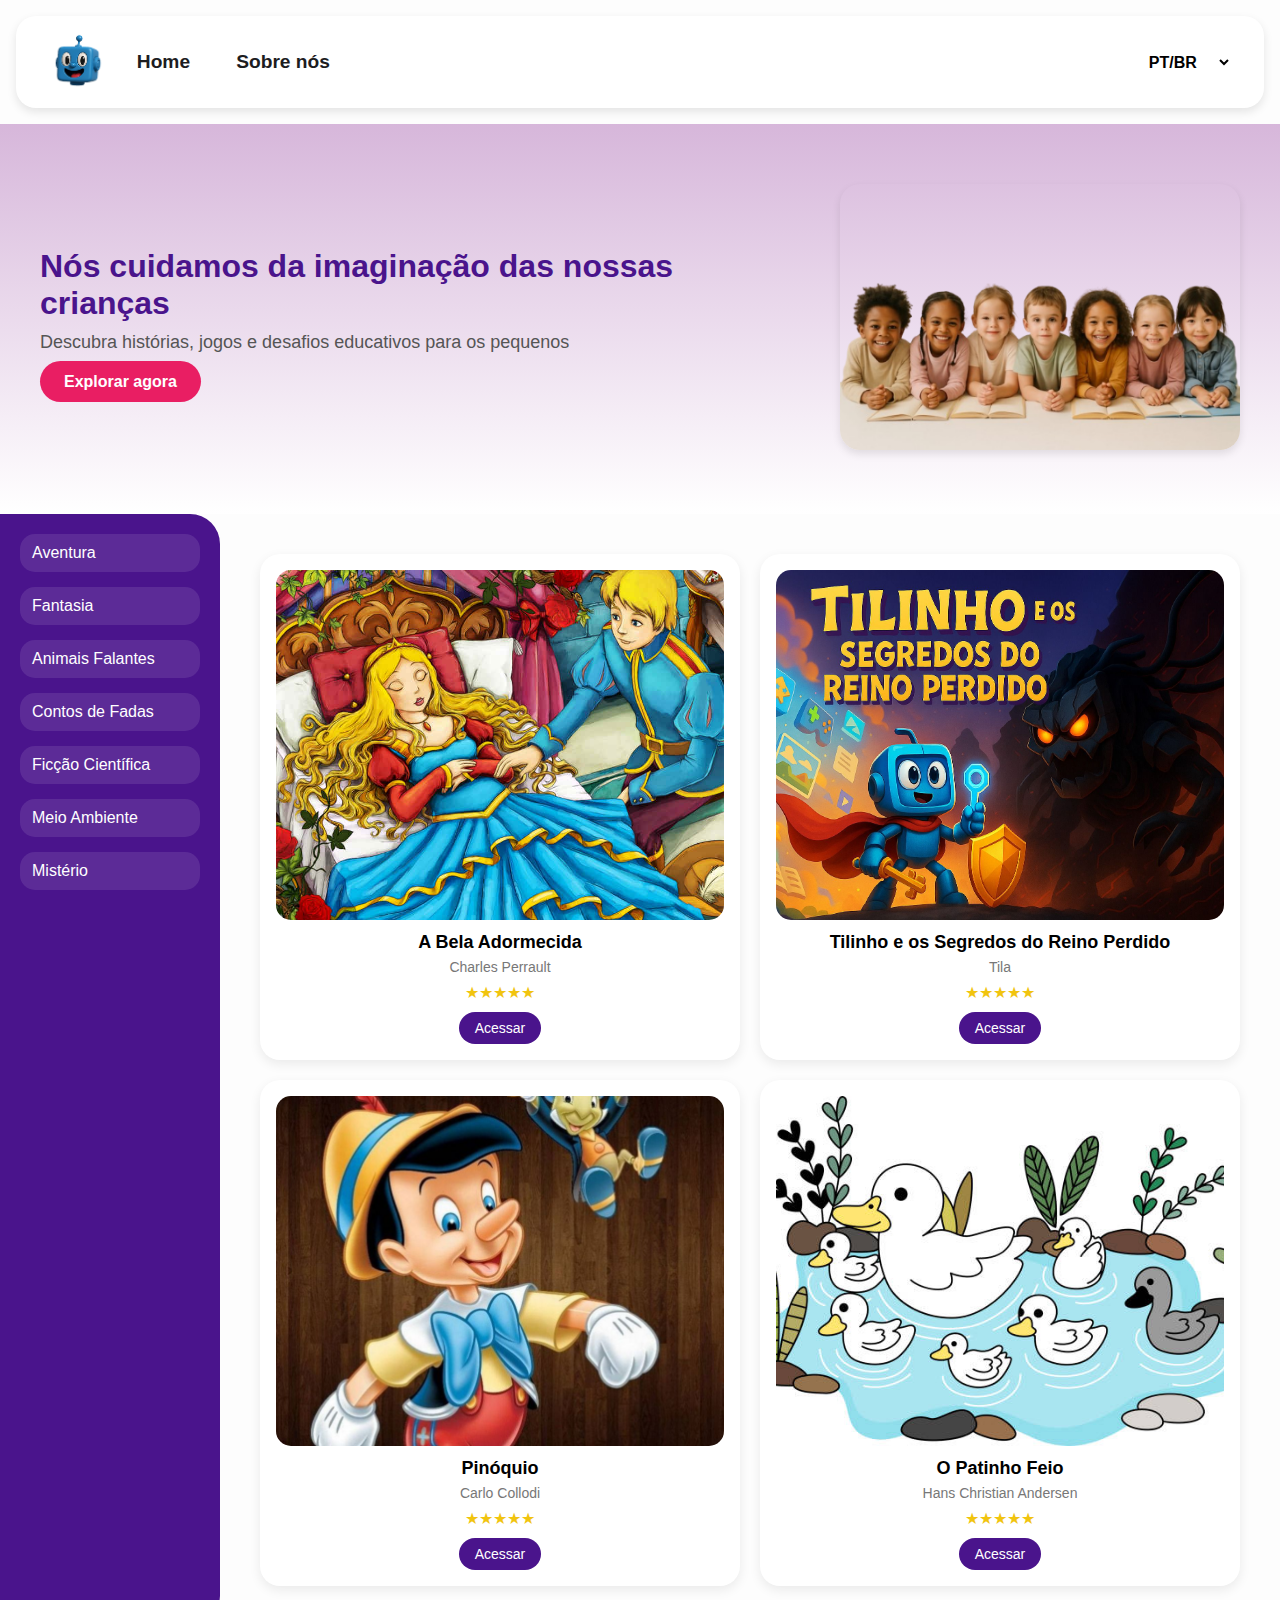
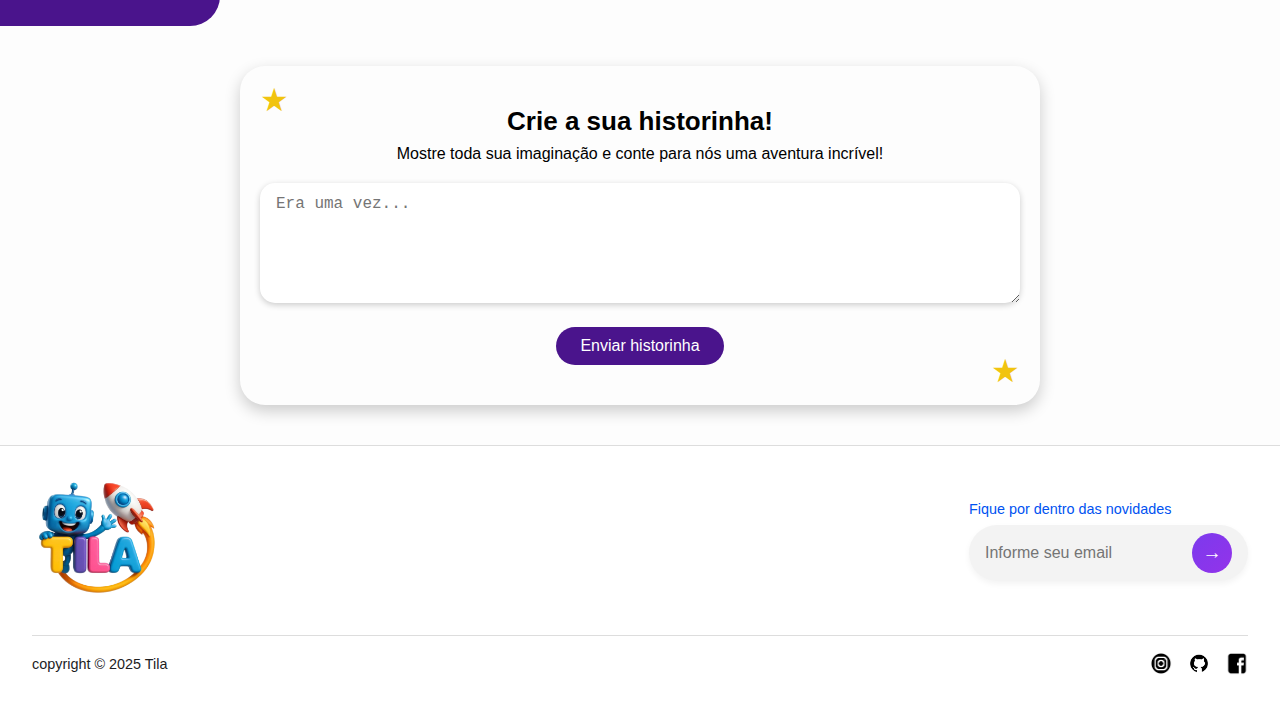
<file: view/leitura.html>
<!DOCTYPE html>
<html lang="pt-br">
  <head>
    <meta charset="UTF-8" />
    <meta name="viewport" content="width=device-width, initial-scale=1.0" />
    <link rel="shortcut icon" href="../img/favicon.ico" type="image/x-icon"/>
    <title>TiLA</title>
    <link rel="stylesheet" href="../css/leitura.css" />
  </head>
  <body>
    <header class="navbar">
      <div class="nav-left">
        <img src="../img/rosto robo.png" alt="Logo TILA" />
        <nav>
          <a href="../view/home.html" class="active">Home</a>
          <a href="#">Sobre nós</a>
        </nav>
      </div>
      <div class="nav-right">
        <select>
          <option>PT/BR</option>
        </select>
      </div>
    </header>

    <main class="conteudo">
      <section class="banner">
        <div class="banner-content">
          <div class="banner-texto">
            <h1>Nós cuidamos da imaginação das nossas crianças</h1>
            <p>
              Descubra histórias, jogos e desafios educativos para os pequenos
            </p>
            <a href="#" class="btn-banner">Explorar agora</a>
          </div>
          <div class="banner-imagem">
            <img src="../img/crianças.png" alt="Crianças felizes" />
          </div>
        </div>
      </section>

      <div class="layout-principal">
        <aside class="menu-lateral">
          <nav class="links-menu">
            <a href="#"> Aventura</a>
            <a href="#"> Fantasia</a>
            <a href="#"> Animais Falantes</a>
            <a href="#">Contos de Fadas</a>
            <a href="#"> Ficção Científica</a>
            <a href="#"> Meio Ambiente</a>
            <a href="#">Mistério</a>
          </nav>
        </aside>

        <section class="cards">
          <div class="card">
            <img src="../img/adormecida.jpg" alt="A Bela Adormecida" />
            <h4>A Bela Adormecida</h4>
            <p class="autor">Charles Perrault</p>
            <div class="estrelas">★★★★★</div>
            <a href="../view/belaAdormecida.html"
              ><button class="btn-acessar">Acessar</button></a
            >
          </div>
          <div class="card">
            <img
              src="../img/tilinho e o segredo do reino.jpeg"
              alt="Tilinho e os Segredos do Reino Perdido"
            />
            <h4>Tilinho e os Segredos do Reino Perdido</h4>
            <p class="autor">Tila</p>
            <div class="estrelas">★★★★★</div>
            <a href="/view/tilinhoHis.html"
              ><button class="btn-acessar">Acessar</button></a
            >
          </div>
          <div class="card">
            <img src="../img/pinoquio.jpeg" alt="Pinóquio" />
            <h4>Pinóquio</h4>
            <p class="autor">Carlo Collodi</p>
            <div class="estrelas">★★★★★</div>
            <button class="btn-acessar">Acessar</button>
          </div>
          <div class="card">
            <img src="../img/patinho feio.jpg" alt="O Patinho Feio" />
            <h4>O Patinho Feio</h4>
            <p class="autor">Hans Christian Andersen</p>
            <div class="estrelas">★★★★★</div>
            <button class="btn-acessar">Acessar</button>
          </div>
        </section>
      </div>
    </main>

    <section class="criar-historinha">
      <h3>Crie a sua historinha!</h3>
      <p>Mostre toda sua imaginação e conte para nós uma aventura incrível!</p>
      <textarea placeholder="Era uma vez..."></textarea>
      <button class="btn-enviar">Enviar historinha</button>
    </section>

    <footer class="footer">
      <div class="footer-top">
        <div class="footer-left">
          <!-- Logo da TILA -->
          <img src="../img/logo.png" alt="Logo TILA" />
        </div>

        <div class="footer-right">
          <p>Fique por dentro das novidades</p>
          <div class="newsletter-form">
            <input type="email" placeholder="Informe seu email" />
            <button><span>&rarr;</span></button>
          </div>
        </div>
      </div>

      <div class="footer-bottom">
        <p>copyright © 2025 Tila</p>
        <div class="footer-icons">
          <!-- Ícones das redes sociais -->
          <img src="../img/instagram.png" alt="Instagram" />
          <img src="../img/github.png" alt="GitHub" />
          <img src="../img/facebook.png" alt="Facebook" />
        </div>
      </div>
    </footer>
  </body>
</html>
</file>
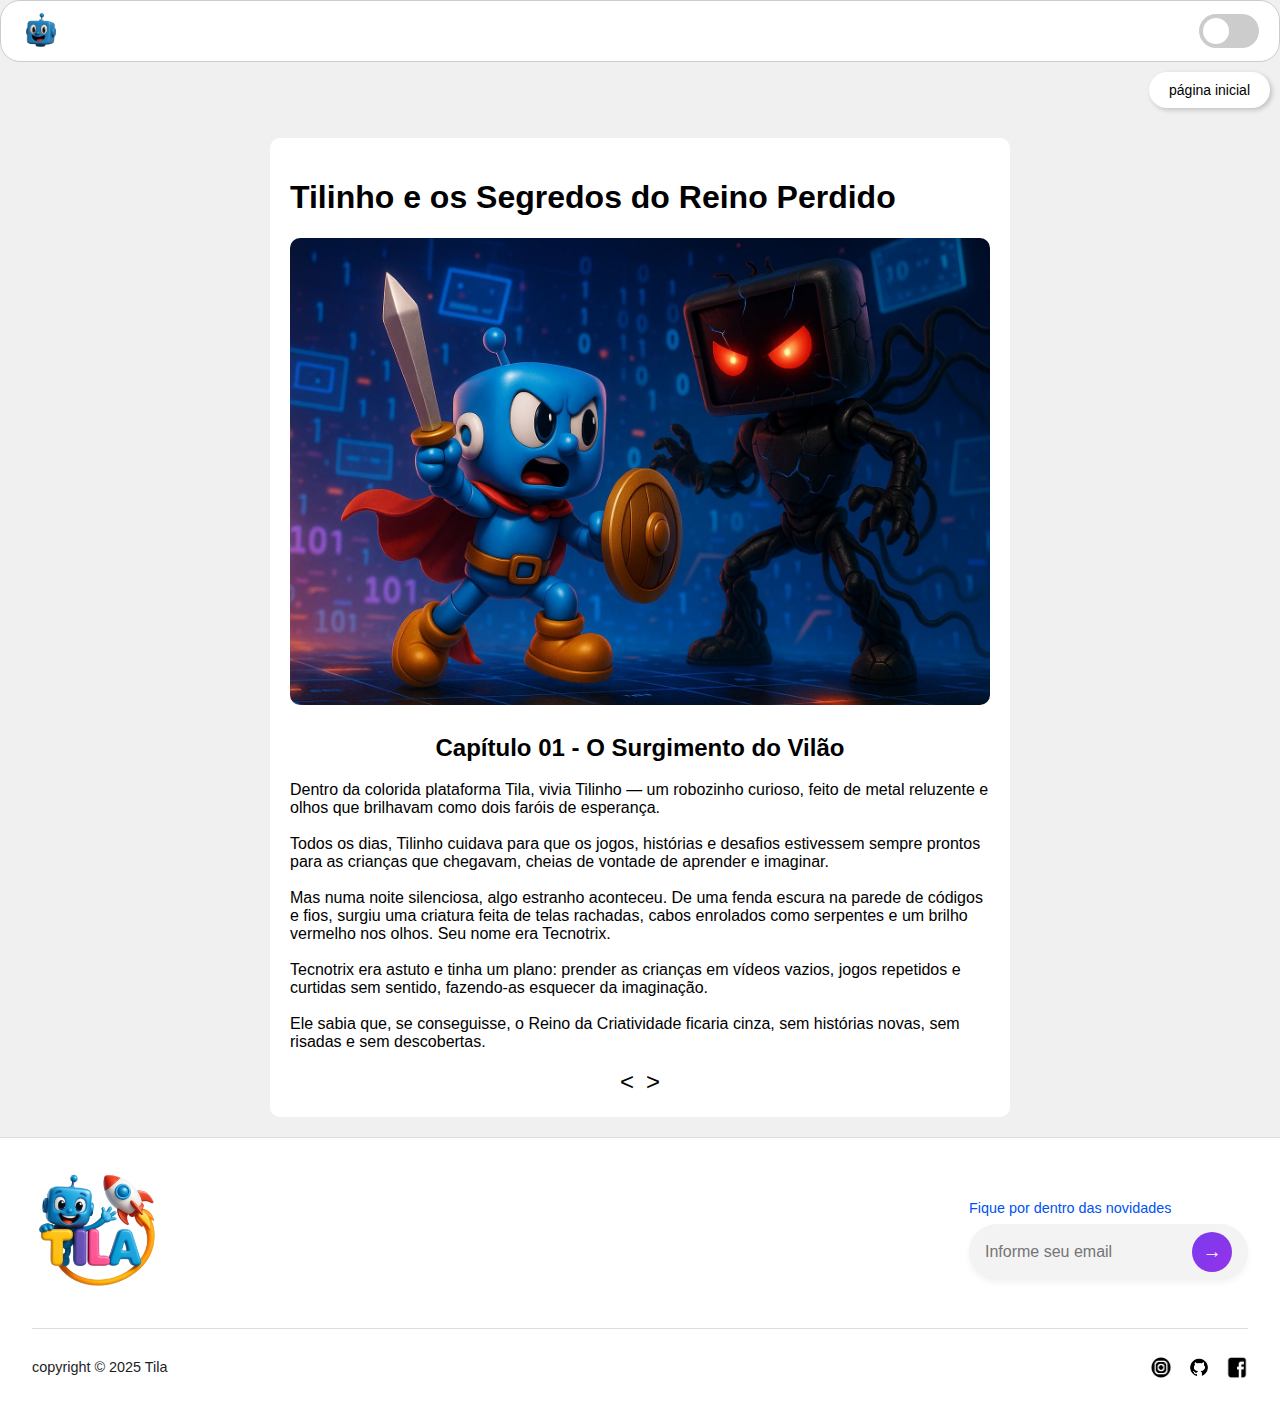
<file: view/tilinhoHis.html>
<!DOCTYPE html>
<html lang="pt-BR">
  <head>
    <meta charset="UTF-8" />
    <meta name="viewport" content="width=device-width, initial-scale=1.0" />
    <title>Tilinho e os Segredos do Reino Perdido</title>
    <link rel="stylesheet" href="/css/tilaHis.css" />
    <link rel="shortcut icon" href="../img/favicon.ico" type="image/x-icon"/>
  </head>
  <body>
    <header>
      <img src="/img/cabeçatilinho.png" alt="logo" class="cabeca" />
      <label class="switch">
        <input type="checkbox" id="themeToggle" />
        <span class="slider"></span>
      </label>
    </header>
    <div class="botao-direita">
      <a href="/view/leitura.html"
        ><button onclick="btn-acessar" class="botao-redondo">
          Página inicial
        </button></a
      >
    </div>
    <main>
      <h1>Tilinho e os Segredos do Reino Perdido</h1>

      <div id="capitulo-container"></div>

      <div class="nav-arrows">
        <button onclick="previousPage()">&lt;</button>
        <button onclick="nextPage()">&gt;</button>
      </div>
    </main>

    <footer class="footer">
      <div class="footer-top">
        <div class="footer-left">
          <img src="../img/logo.png" alt="Logo TILA" />
        </div>

        <div class="footer-right">
          <p>Fique por dentro das novidades</p>
          <div class="newsletter-form">
            <input type="email" placeholder="Informe seu email" />
            <button><span>&rarr;</span></button>
          </div>
        </div>
      </div>

      <div class="footer-bottom">
        <p>copyright © 2025 Tila</p>
        <div class="footer-icons">
          <!-- Ícones das redes sociais -->
          <img src="../img/instagram.png" alt="Instagram" />
          <img src="../img/github.png" alt="GitHub" />
          <img src="../img/facebook.png" alt="Facebook" />
        </div>
      </div>
    </footer>

    <script src="/script/tilinhoH.js"></script>
  </body>
</html>
</file>
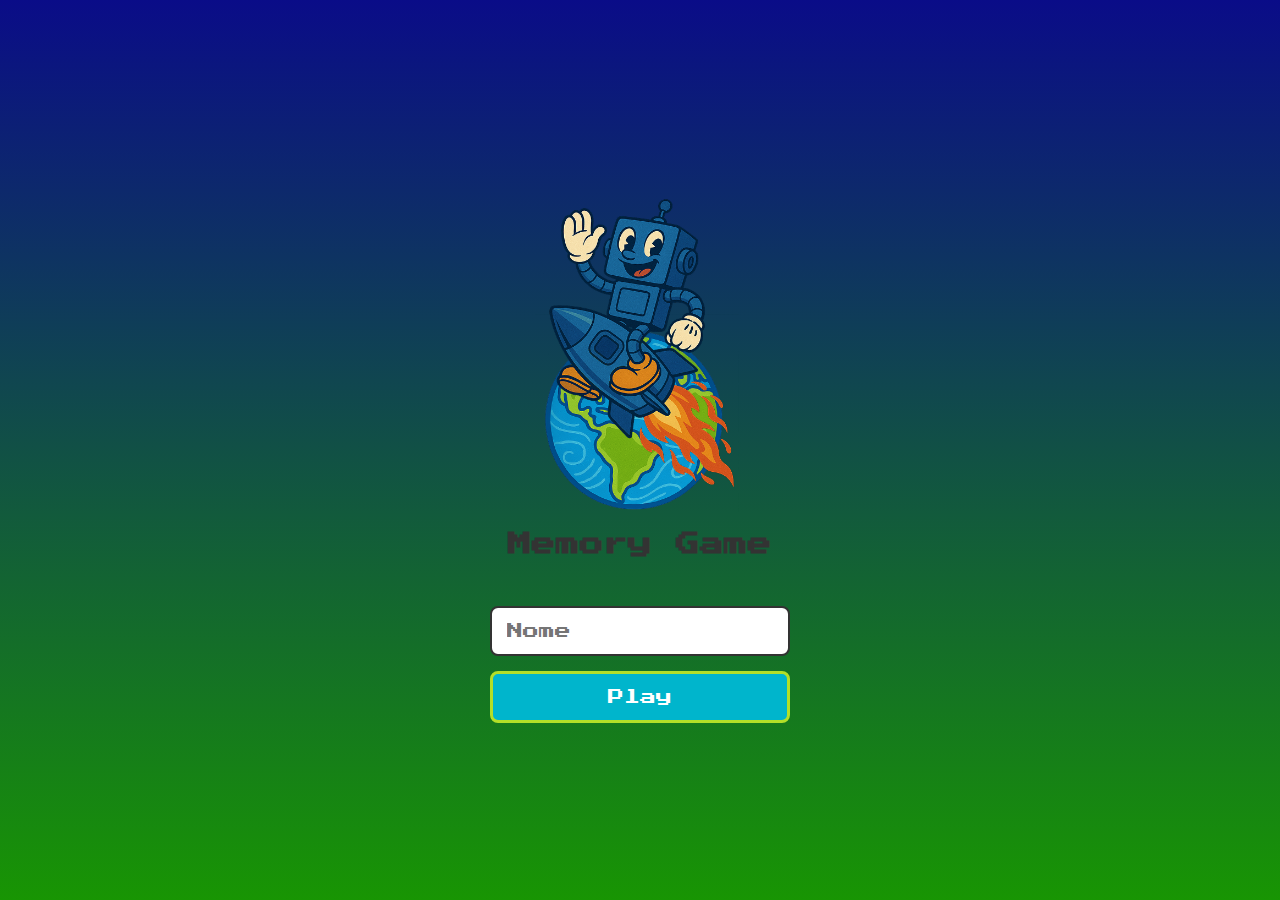
<file: JogoDaMemoria/memory-game/jogo.html>
<!DOCTYPE html>
<html lang="PT-BR">

<head>
  <meta charset="UTF-8">
  <meta name="viewport" content="width=device-width, initial-scale=1.0">

  <link rel="stylesheet" href="./css/reset.css">
  <link rel="stylesheet" href="./css/login.css">
  <link rel="icon" href="../memory-game/images/favicon.ico" type="image/x-icon">
  <script defer src="./js/login.js"></script>
  <link rel="shortcut icon" href="../images/favicon.ico" type="image/x-icon">
  <title>TiLA | Memory Game</title>
</head>

<body>

  <form class="login-form">

    <div class="login__header">
      
      <img class="Tilinho" src="./images/cerebro.jpg" alt="brain icon">
      <h1>Memory Game</h1>
    </div>

    <input type="text" placeholder="Nome" class="login__input">
    <button type="submit" class="login__button">Play</button>

  </form>

</body>

</html>
</file>
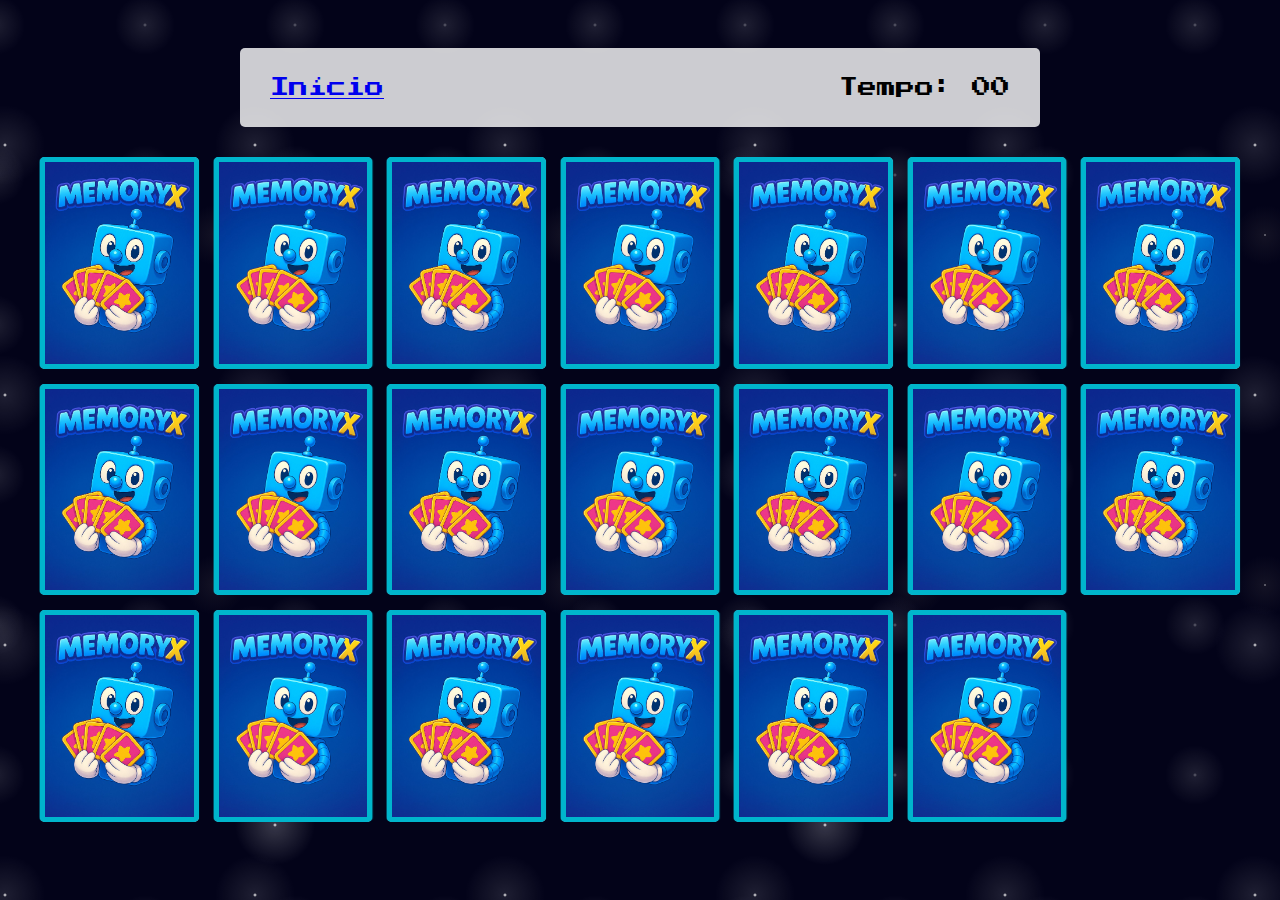
<file: JogoDaMemoria/memory-game/pages/game.html>
<!DOCTYPE html>
<html lang="en">

<head>
  <meta charset="UTF-8">
  <link rel="icon" href="../images/favicon.ico" type="image/x-icon">
  <meta name="viewport" content="width=device-width, initial-scale=1.0">
  <link rel="stylesheet" href="../css/reset.css">
  <link rel="stylesheet" href="../css/game.css">

  <script defer src="../js/game.js"></script>

  <title>Memory Game</title>
</head>

<body>
  <div class="sky">
  <div class="stars-small"></div>
  <div class="stars-medium"></div>
  <div class="stars-large"></div>
  
  <main>
    <header>
      <a href="../jogo.html" class="botao-link">Início</a>
      <span class="player"></span>
      <span>Tempo: <span class="timer">00</span></span>
    </header>

    <div class="grid"></div>
  </main>
</div>
    </div>
    <div class="end-game-screen" style="display: none;">
    <div class="end-game-content">
        <h2>Parabéns!</h2>
        <p><span id="player-name-display"></span> você completou o jogo!</p>
        <p>Seu tempo em segundos foi de: <span id="final-time-display"></span></p>
        <button id="restart-button">Jogar Novamente</button>
    </div>
</div>
</body>

</html>
</file>
<file: css/index.css>
* {
  margin: 0;
  padding: 0;
  box-sizing: border-box;
}

body {
  font-family: 'Fredoka', sans-serif;
  background-color: #fef9f9;
  color: #1d1d1f;
}

header.navbar {
  display: flex;
  justify-content: space-between;
  align-items: center;
  padding: 1rem 2rem;
  background-color: white;
  box-shadow: 0 4px 10px rgba(0, 0, 0, 0.1);
  border-radius: 20px;
  margin: 1rem;
}

.nav-left {
  display: flex;
  align-items: center;
  gap: 1rem;
}

.nav-left img {
  width: 60px;
}

.nav-left nav a {
  text-decoration: none;
  color: #1d1d1f;
  font-weight: 600;
  margin-right: 1rem;
  font-size: 1.2rem;
  padding: 0.4rem 0.8rem;
  border-radius: 20px;
  transition: all 0.3s ease;
}

.nav-left nav a:hover {
  background-color: #FFD500;
  box-shadow: 0 4px 0 #c6a300;
}

.nav-right {
  display: flex;
  align-items: center;
  gap: 1rem;
}

.nav-right select,
.btn-cadastro,
.btn-login {
  border: none;
  font-size: 1rem;
  padding: 0.6rem 1.2rem;
  border-radius: 25px;
  font-weight: 600;
  cursor: pointer;
  font-family: 'Fredoka', sans-serif;
  transition: all 0.3s ease;
  background-color: transparent;
}

.btn-login:hover,
.btn-cadastro:hover {
  background-color: #FFD500;
  box-shadow: 0 4px 0 #c6a300;
}

main {
  padding-bottom: 3rem;
}

.hero {
  padding: 80px 0;
  background-color: #fef7f7;
}

.hero-content {
  display: flex;
  align-items: center;
  justify-content: flex-start;
  max-width: 1400px;         /* Deixei um pouco maior */
  padding-left: 100px;       /* Deixei como estava, já está ótimo */
  gap: 60px;                 /* Aumentei o espaço entre robô e texto */
}

.hero-left img {
  width: 520px;              /* AUMENTA o tamanho do robô */
  height: auto;
}

.hero-right {
  max-width: 500px;          /* Permite que o texto use mais espaço */
  margin-left: -20px;
}

.hero-right h1 {
  font-size: 42px;           /* AUMENTA o tamanho do título */
  color: #0057ff;
  font-weight: 700;
  margin-bottom: 20px;
}

.hero-right p {
  font-size: 20px;           /* AUMENTA o tamanho do texto */
  margin-bottom: 30px;
  color: #333;
}

.cta-button {
  background-color: #ffe100;
  color: #000;
  padding: 15px 32px;        /* AUMENTA o botão */
  border-radius: 14px;
  font-weight: 800;
  font-size: 20px;           /* AUMENTA o texto do botão */
  text-decoration: none;
  box-shadow: 0 4px #d6a800;
  transition: all 0.2s ease;
}

.cta-button:hover {
  box-shadow: none;
  transform: translateY(2px);
}

/* Cards */
.cards {
  display: flex;
  justify-content: center;
  gap: 2rem;
  padding: 3rem 2rem;
  max-width: 1200px;
  margin: auto;
}

.card {
  background-color: #fff;
  border-radius: 30px;
  padding: 2rem 1.5rem 1.5rem;
  width: 300px;
  text-align: center;
  box-shadow: 0 8px 15px rgba(0, 0, 0, 0.05);
  display: flex;
  flex-direction: column;
  justify-content: space-between;
  min-height: 400px;
  position: relative;
}

.card h2 {
  font-size: 1.5rem;
  color: #0052F1;
  margin-bottom: 1rem;
}

.card p {
  font-size: 1rem;
  margin-bottom: 1.5rem;
}

.card img {
  width: 80px;
  height: auto;
  margin: 0 auto 1rem;
  display: block;
  order: -1;
}

.card button {
  margin-top: auto;
  background-color: #FFD500;
  border: none;
  padding: 0.5rem 1.2rem;
  font-weight: 600;
  border-radius: 20px;
  color: #1d1d1f;
  cursor: pointer;
  transition: all 0.3s ease;
  font-family: 'Fredoka', sans-serif;
}

.card button:hover {
  background-color: #e5be00;
  box-shadow: 0 4px 0 #a68a00;
}

/* Depoimentos */
.depoimentos {
  text-align: center;
  padding: 3rem 1rem;
  background: #f9f6f6;
}

.depoimentos h1 {
  font-size: 2rem;
  margin-bottom: 40px;
  font-weight: 600;
}

.grid-container {
  display: grid;
  grid-template-columns: repeat(auto-fit, minmax(300px, 1fr));
  gap: 20px;
  max-width: 1000px;
  margin: 0 auto;
}

.depoimentos-section {
  background: #f4efec; 
  padding: 60px 20px;
  text-align: center;
}

.depoimentos-title {
  font-size: 26px;
  font-weight: 700;
  margin-bottom: 10px;
}

.depoimentos-subtitle {
  font-size: 14px;
  color: #333;
  margin-bottom: 40px;
}

.depoimentos-cards {
  display: flex;
  justify-content: center;
  flex-wrap: wrap;
  gap: 20px;
  margin-bottom: 20px;
}

.depoimento-card {
  background: #fff;
  border-radius: 15px;
  padding: 20px;
  width: 220px;
  box-shadow: 0 4px 10px rgba(0,0,0,0.1);
  text-align: left;
}

.depoimento-card img {
  width: 60px;
  height: 60px;
  border-radius: 50%;
  object-fit: cover;
  margin-bottom: 10px;
}

.depoimento-text {
  font-size: 13px;
  color: #333;
  margin-bottom: 10px;
}

.depoimento-author {
  font-size: 12px;
  font-weight: bold;
  color: #333;
}

.depoimentos-nav {
  margin: 20px 0;
  font-size: 20px;
}

.arrow {
  margin: 0 10px;
  cursor: pointer;
}

.depoimento-form {
  background: #fff;
  border-radius: 15px;
  padding: 20px;
  max-width: 400px;
  margin: 0 auto;
  box-shadow: 0 4px 10px rgba(0,0,0,0.1);
}

.depoimento-form textarea {
  width: 100%;
  border: none;
  resize: none;
  height: 60px;
  font-size: 14px;
  padding: 10px;
  border-radius: 8px;
  margin-bottom: 10px;
  outline: none;
}

.depoimento-form button {
  background-color: #2f3ccf;
  color: #fff;
  border: none;
  padding: 8px 20px;
  font-weight: bold;
  font-size: 14px;
  border-radius: 8px;
  cursor: pointer;
  transition: background 0.3s;
}

.depoimento-form button:hover {
  background-color: #1d2a9e;
}

.arrows {
  margin-top: 30px;
  font-size: 1.5rem;
  display: flex;
  justify-content: center;
  gap: 20px;
}


.footer {
  background-color: #fff;
  border-top: 1px solid #ddd;
  padding: 2rem;
  display: flex;
  flex-direction: column;
  gap: 2rem;
  font-size: 0.9rem;
  color: #1d1d1f;
}

.footer-top {
  display: flex;
  justify-content: space-between;
  align-items: center;
  flex-wrap: wrap;
  gap: 2rem;
}

.footer-left img {
  width: 130px; /* ajuste se necessário */
}

.footer-right {
  display: flex;
  flex-direction: column;
  align-items: flex-start;
}

.footer-right p {
  font-weight: 500;
  margin-bottom: 0.5rem;
  color: #0052f1;
}

.newsletter-form {
  display: flex;
  align-items: center;
  background-color: #f3f3f3;
  border-radius: 30px;
  padding: 0.5rem 1rem;
  box-shadow: 0 3px 6px rgba(0, 0, 0, 0.05);
}

.newsletter-form input {
  border: none;
  background: transparent;
  outline: none;
  font-family: 'Fredoka', sans-serif;
  font-size: 1rem;
  padding: 0.5rem 0;
}

.newsletter-form button {
  background: linear-gradient(135deg, #7c3aed, #9333ea);
  color: white;
  border: none;
  width: 40px;
  height: 40px;
  border-radius: 50%;
  font-size: 1.2rem;
  cursor: pointer;
}

.footer-bottom {
  display: flex;
  justify-content: space-between;
  align-items: center;
  flex-wrap: wrap;
  border-top: 1px solid #ddd;
  padding-top: 1rem;
}

.footer-icons {
  display: flex;
  gap: 1rem;
}

.footer-icons img {
  width: 22px;
  cursor: pointer;
}

/* Container dos avatares em grid */
.avatar-container {
  display: grid;
  grid-template-columns: repeat(4, 1fr);
  gap: 2rem;
  max-width: 1200px;
  margin: 3rem auto;
  padding: 0 2rem;
}

/* Cartão individual */
.avatar {
  /* Removido: display: flex; justify-content; gap; flex-wrap; max-width; margin; min-height; background-color; width; height; border-radius; padding duplicados */
  background-color: #0052F1;
  border-radius: 30px;
  width: 100%;
  min-height: 200px;
  height: 250px;
  display: flex;
  align-items: center;
  justify-content: center;
  color: #fff;
  font-size: 1.3rem;
  box-shadow: 0 8px 15px rgba(0,0,0,0.08);
  padding: 1.5rem;
}

.hero {
  position: relative;
  overflow: hidden;
}

/* Nuvem Roxa */
.decor-nuvem {
  position: absolute;
  top: 0;
  right: 0;
  width: 400px; /* Tamanho mais próximo da imagem original */
  z-index: 0;
}

/* Foguete */
.decor-foguete {
  position: absolute;
  top: 140px;
  right: 80px;
  width: 400px;
  z-index: 1;
}

/* Estrelas */
.estrela {
  position: absolute;
  width: 30px;
  z-index: 2;
}

/* Posições refinadas com base na imagem */
.estrela1 {
  top: 30px;
  right: 40px;
}
.estrela2 {
  top: 80px;
  right: 130px;
}
.estrela3 {
  top: 180px;
  right: 70px;
}
.estrela4 {
  top: 290px;
  right: 40px;
}
.estrela5 {
  top: 370px;
  right: 120px;
}


.banner-mid-page {
  width: 100%;
  max-width: 1200px;
  height: auto;
  margin: 2rem auto;
  display: block;
}

.card-games {
  background-color: #fff;
  border-radius: 30px;
  padding: 2rem 1.5rem 1.5rem;
  width: 300px;
  text-align: center;
  box-shadow: 0 8px 15px rgba(0, 0, 0, 0.05);
  display: flex;
  flex-direction: column;
  justify-content: space-between;
  min-height: 400px;
  position: relative;
}

.card-games h2 {
  font-size: 1.5rem;
  color: #000000;
  margin-bottom: 1rem;
}

.card-games p {
  font-size: 1rem;
  margin-bottom: 1.5rem;
}

.card-games img {
  width: 160px;
  height: auto;
  margin: 0 auto 1rem;
  display: block;
  order: -1;
}

.card-games button {
  margin-top: auto;
  background-color: #ffffff;
  border: 2px solid #0052F1; /* Adiciona o contorno azul */
  padding: 0.5rem 1.2rem;
  font-weight: 600;
  border-radius: 20px;
  color: #1d1d1f;
  cursor: pointer;
  transition: all 0.3s ease;
  font-family: 'Fredoka', sans-serif;
}

.card-games button:hover {
  color: white;
  background-color: #0017e5;
  box-shadow: 0 4px 0 #160344;
}

.planos-section {
  background: linear-gradient(180deg, #2f3ccf 0%, #2f3ccf 100%);
  color: #fff;
  text-align: center;
  padding: 80px 40px; /* aumentei padding pra cima e baixo */
  border-radius: 30px;
  max-width: 1200px;
  margin: 40px auto;
}

.planos-header {
  display: flex;
  align-items: center;
  justify-content: center;
  margin-bottom: 40px;
  flex-wrap: wrap;
}

.tilinho-img {
  width: 100px;
  height: auto;
  margin-right: 20px;
}

.planos-textos {
  text-align: left;
  max-width: 600px;
}

.planos-title {
  font-size: 36px;
  font-weight: 700;
  margin-bottom: 10px;
}

.planos-subtitle {
  font-size: 16px;
}

.planos-cards {
  display: flex;
  justify-content: center;
  gap: 30px;
  flex-wrap: wrap;
  margin-top: 20px;
}

.plano-card {
  background: #fff;
  color: #000;
  border-radius: 20px;
  padding: 30px;
  width: 280px;
  box-shadow: 0 6px 15px rgba(0,0,0,0.3);
  text-align: left;
}

.plano-nome {
  font-size: 22px;
  font-weight: 700;
  margin-bottom: 15px;
}

.gratuito, .preco {
  color: #f5b700;
  font-weight: bold;
  font-size: 14px;
  margin-left: 6px;
}

.plano-beneficios {
  list-style: none;
  padding: 0;
  margin: 0 0 25px 0;
  font-size: 15px;
  line-height: 1.7;
}

.plano-btn {
  background-color: #2f3ccf;
  color: #fff;
  border: none;
  padding: 12px 20px;
  font-weight: bold;
  font-size: 15px;
  border-radius: 10px;
  cursor: pointer;
  width: 100%;
  transition: background 0.3s;
}

.plano-btn:hover {
  background-color: #1d2a9e;
}
</file>
<file: JogoTilogiquinho/style.css>
@import url('https://fonts.googleapis.com/css2?family=Poppins:wght@500;600&display=swap');

body {
  font-family: 'Poppins', sans-serif;
  display: flex;
  justify-content: center;
  align-items: center;
  min-height: 100vh;
  background: linear-gradient(135deg, #6a4c93, #1982c4, #f9c74f, #ff595e);
  background-size: 400% 400%;
  animation: gradientMove 12s ease infinite;
  margin: 0;
  color: #fff;
}

@keyframes gradientMove {
  0% { background-position: 0% 50%; }
  50% { background-position: 100% 50%; }
  100% { background-position: 0% 50%; }
}

.game-container {
  background: rgba(255, 255, 255, 0.12);
  border-radius: 25px;
  backdrop-filter: blur(10px);
  box-shadow: 0 10px 30px rgba(0,0,0,0.3);
  padding: 40px 30px;
  max-width: 600px;
  width: 90%;
  text-align: center;
}

.logo-image {
  width: 180px;
  height: auto;
  margin-bottom: 20px;
}

h1, h2 {
  text-shadow: 0 2px 10px rgba(0,0,0,0.4);
}

#player-name {
  width: 80%;
  padding: 14px;
  font-size: 1.1em;
  border-radius: 15px;
  border: none;
  outline: none;
  margin-bottom: 15px;
  background: rgba(255,255,255,0.2);
  color: #fff;
}

#name-section button, #age-selection button, #end-screen button {
  padding: 14px 28px;
  font-size: 1.1em;
  margin: 10px;
  border: none;
  border-radius: 15px;
  cursor: pointer;
  color: #fff;
  background: linear-gradient(145deg, #6a4c93, #1982c4);
  box-shadow: 0 6px 14px rgba(0,0,0,0.3);
  transition: transform 0.2s, background 0.4s;
}

#name-section button:hover, #age-selection button:hover, #end-screen button:hover {
  transform: translateY(-3px);
  background: linear-gradient(145deg, #f9c74f, #ff595e);
}

input[type="text"], select {
  background-color: rgba(255, 255, 255, 0.95);
  color: #000;
  border: none;
  padding: 16px 20px;
  border-radius: 20px;
  font-size: 1.1em;
  margin-top: 15px;
  width: 85%;
  box-shadow: 0 4px 12px rgba(0, 0, 0, 0.1);
  transition: box-shadow 0.3s ease;
}

input[type="text"]:focus, select:focus {
  outline: none;
  box-shadow: 0 0 0 3px #f9c74f;
}

.question-box button {
  margin-top: 20px;
  padding: 14px 28px;
  font-size: 1.1em;
  border: none;
  border-radius: 20px;
  cursor: pointer;
  color: #fff;
  background: linear-gradient(145deg, #6a4c93, #1982c4);
  box-shadow: 0 6px 14px rgba(0, 0, 0, 0.3);
  transition: transform 0.2s, background 0.4s;
}

.question-box button:hover {
  transform: translateY(-3px);
  background: linear-gradient(145deg, #f9c74f, #ff595e);
}
</file>
<file: css/belaHis.css>
body {
  font-family: "Gill Sans", "Gill Sans MT", Calibri, "Trebuchet MS", sans-serif;
  margin: 0;
  padding: 0;
  background-color: #f8f8f8;
}

header {
  background-color: white;
  border-bottom: 1px solid #ddd;
  border: 1px solid #ccc;
  border-radius: 20px;
  display: flex;
  justify-content: space-between;
  align-items: center;
  padding: 10px 20px;
}

.cabeca {
  height: 40px;
}

header img {
  height: 40px;
}

.container {
  max-width: 600px;
  margin: 20px auto;
  background-color: white;
  padding: 20px;
  border-radius: 10px;
  box-shadow: 0 0 10px rgba(0, 0, 0, 0.1);
}

.story-image {
  width: 100%;
  border-radius: 10px;
}

h2 {
  text-align: center;
  margin-top: 10px;
}

.author {
  text-align: center;
  color: gray;
  margin-bottom: 10px;
}

.pagination {
  display: flex;
  justify-content: center;
  gap: 10px;
  margin: 10px 0;
}

.pagination button {
  border: none;
  background-color: #fff;
  border: 2px solid #000;
  border-radius: 50%;
  width: 40px;
  height: 40px;
  font-weight: bold;
  cursor: pointer;
}

.pagination button.active {
  background-color: #000;
  color: white;
}

.story-text {
  text-align: justify;
  line-height: 1.6;
}

.nav-arrows {
  display: flex;
  justify-content: center;
  margin-top: 10px;
}

.nav-arrows button {
  background: none;
  border: none;
  font-size: 24px;
  cursor: pointer;
}

.footer {
  background-color: #fff;
  border-top: 1px solid #ddd;
  padding: 2rem;
  display: flex;
  flex-direction: column;
  gap: 2rem;
  font-size: 0.9rem;
  color: #1d1d1f;
}

.footer-top {
  display: flex;
  justify-content: space-between;
  align-items: center;
  flex-wrap: wrap;
  gap: 2rem;
}

.footer-left img {
  width: 130px; /* ajuste se necessário */
}

.footer-right {
  display: flex;
  flex-direction: column;
  align-items: flex-start;
}

.footer-right p {
  font-weight: 500;
  margin-bottom: 0.5rem;
  color: #000000;
}

.newsletter-form input {
  border: none;
  background: transparent;
  outline: none;
  font-family: "Fredoka", sans-serif;
  font-size: 1rem;
  padding: 0.5rem 0;
}

.newsletter-form button {
  background: linear-gradient(135deg, #7c3aed, #9333ea);
  color: white;
  border: none;
  width: 40px;
  height: 40px;
  border-radius: 50%;
  font-size: 1.2rem;
  cursor: pointer;
}

.footer-bottom {
  display: flex;
  justify-content: space-between;
  align-items: center;
  flex-wrap: wrap;
  border-top: 1px solid #ddd;
  padding-top: 1rem;
}

.footer-icons {
  display: flex;
  gap: 1rem;
}

.footer-icons img {
  width: 22px;
  cursor: pointer;
}

.socials {
  display: flex;
  justify-content: flex-end;
  gap: 10px;
  right: 20px;
}

.socials img {
  height: 24px;
}

.inf {
  background-color: #ccc;
  border: 1px solid rgb(40, 39, 39);
}
.email {
  height: 25px;
}
.newsletter-form button {
  background: linear-gradient(135deg, #7c3aed, #9333ea);
  color: white;
  border: none;
  width: 40px;
  height: 40px;
  border-radius: 50%;
  font-size: 1.2rem;
  cursor: pointer;
}
.switch {
  display: inline-block;
  width: 60px;
  height: 34px;
  position: relative;
}

.switch input {
  opacity: 0;
  width: 0;
  height: 0;
}

.slider {
  position: absolute;
  cursor: pointer;
  background-color: #ccc;
  border-radius: 34px;
  top: 0;
  left: 0;
  right: 0;
  bottom: 0;
  transition: 0.4s;
  display: flex;
  align-items: center;
}

.slider::before {
  content: "";
  position: absolute;
  height: 26px;
  width: 26px;
  left: 4px;
  bottom: 4px;
  background-color: white;
  border-radius: 50%;
  transition: 0.4s;
}

input:checked + .slider {
  background-color: #4c4c4c;
}

input:checked + .slider::before {
  transform: translateX(26px);
}

/* Dark mode */
body.dark-mode {
  background-color: #121212;
  color: #ffffff;
}

body.dark-mode .story-text {
  background-color: #1e1e1e;
}
.cabeca {
  float: left;
  margin-left: 20px;
}
</file>
<file: css/cadastro.css>
/* cadastro.css */
* {
  margin: 0;
  padding: 0;
  box-sizing: border-box;
  font-family: 'Fredoka', sans-serif;
}

body {
  background: linear-gradient(to bottom, #0000A3, #00006B);
  color: #1d1d1f;
  min-height: 100vh;
}

.navbar {
  display: flex;
  justify-content: space-between;
  align-items: center;
  background: #fff;
  padding: 1rem 2rem;
  border-radius: 0 0 20px 20px;
  box-shadow: 0 4px 10px rgba(0, 0, 0, 0.1);
}

.nav-left img {
  width: 50px;
}

.nav-right {
  display: flex;
  align-items: center;
  gap: 1rem;
}

.btn-cadastro,
.btn-login {
  border: none;
  padding: 0.5rem 1rem;
  border-radius: 25px;
  cursor: pointer;
  font-weight: 600;
  background: white;
  transition: 0.3s ease;
  text-decoration: none;
  color: #000;
}

.btn-cadastro.active {
  background: #FFD500;
}

.menu-icon {
  font-size: 1.5rem;
  background: none;
  border: none;
  cursor: pointer;
}

.cadastro-container {
  display: flex;
  justify-content: center;
  padding: 2rem;
}

.form-box {
  background: white;
  border-radius: 20px;
  padding: 2rem;
  max-width: 400px;
  width: 100%;
  text-align: center;
  box-shadow: 0 6px 20px rgba(0, 0, 0, 0.15);
}

.mascote {
  width: 120px;
  margin-bottom: 1rem;
}

h1 {
  font-size: 1.5rem;
  margin-bottom: 0.5rem;
}

p {
  font-size: 0.9rem;
  margin-bottom: 1rem;
}

.progress-bar {
  width: 100%;
  height: 10px;
  background: #dcdcdc;
  border-radius: 10px;
  margin-bottom: 1.5rem;
}

.progresso {
  width: 60%;
  height: 100%;
  background: #0052F1;
  border-radius: 10px;
}

form {
  text-align: left;
}

form label {
  font-size: 0.9rem;
  font-weight: 600;
  display: block;
  margin-bottom: 0.3rem;
}

form input,
form select {
  width: 100%;
  padding: 0.6rem;
  border: none;
  background: #f3f3f3;
  border-radius: 15px;
  margin-bottom: 1rem;
}

.data-nascimento {
  display: flex;
  gap: 0.5rem;
}

.data-nascimento select {
  flex: 1;
  text-align: center;
}

.btn-enviar {
  width: 100%;
  background: #0052F1;
  color: white;
  padding: 0.6rem;
  border: none;
  border-radius: 20px;
  font-size: 1rem;
  font-weight: 600;
  cursor: pointer;
  margin-top: 1rem;
}

.login-ou {
  display: flex;
  align-items: center;
  margin: 1.5rem 0 1rem;
  gap: 0.5rem;
  font-weight: bold;
  color: #444;
  justify-content: center;
}

.linha {
  flex: 1;
  height: 1px;
  background: #ccc;
}

.social-login {
  display: flex;
  justify-content: center;
  gap: 1rem;
  margin-bottom: 1rem;
}

.social-login img {
  width: 30px;
  cursor: pointer;
}

.login-link {
  font-size: 0.9rem;
  text-align: center;
}

.login-link a {
  color: #1d1d1f;
  font-weight: bold;
  text-decoration: none;
}

.footer {
  background-color: #fff;
  border-top: 1px solid #ddd;
  padding: 2rem;
  display: flex;
  flex-direction: column;
  gap: 2rem;
  font-size: 0.9rem;
  color: #1d1d1f;
}

.footer-top {
  display: flex;
  justify-content: space-between;
  align-items: center;
  flex-wrap: wrap;
  gap: 2rem;
}

.footer-left img {
  width: 130px; /* ajuste se necessário */
}

.footer-right {
  display: flex;
  flex-direction: column;
  align-items: flex-start;
  color: #0052f1;
}

.footer-right p {
  font-weight: 500;
  margin-bottom: 0.5rem;
}

.newsletter-form {
  display: flex;
  align-items: center;
  background-color: #f3f3f3;
  border-radius: 30px;
  padding: 0.5rem 1rem;
  box-shadow: 0 3px 6px rgba(0, 0, 0, 0.05);
}

.newsletter-form input {
  border: none;
  background: transparent;
  outline: none;
  font-family: 'Fredoka', sans-serif;
  font-size: 1rem;
  padding: 0.5rem 0;
}

.newsletter-form button {
  background: linear-gradient(135deg, #7c3aed, #9333ea);
  color: white;
  border: none;
  width: 40px;
  height: 40px;
  border-radius: 50%;
  font-size: 1.2rem;
  cursor: pointer;
}

.footer-bottom {
  display: flex;
  justify-content: space-between;
  align-items: center;
  flex-wrap: wrap;
  border-top: 1px solid #ddd;
  padding-top: 1rem;
}

.footer-icons {
  display: flex;
  gap: 1rem;
}

.footer-icons img {
  width: 22px;
  cursor: pointer;
}
</file>
<file: css/conquista.css>
* {
    margin: 0;
    padding: 0;
    list-style: none;
    text-decoration: none;
    box-sizing: border-box;
    color: #000;
}

body {
    background-color: #F3EFEF;
}

/*--Barra de navegação--*/

header .nav_menu {
    display: flex;
    align-items: center;
    justify-self: center;
    justify-content: space-between;
    width: 80vw;
    background-color: #FFF;
    padding-left: 10px;
    padding-right: 20px;
    border-radius: 30px;
    box-shadow: 1px 1px 1px 1px #0000002e;
}

header .nav_menu .navbar {
    cursor: pointer;
    transition: 0.5s ease;
}

header .nav_menu .navbar:hover {
    transform: scale(1.2);
}

header .nav_menu .escolha {
    display: flex;
    gap: 10px;
    font-size: 18px;
    font-family: "Josefin Sans", sans-serif;
    cursor: pointer;
}

header .nav_menu .escolha .perfil {
    background-color: #FFCC00;
    padding-left: 8px;
    padding-right: 8px;
    padding-top: 2px;
    padding-bottom: 1px;
    border-radius: 30px;
    transition: 0.5s ease;
}

header .nav_menu .escolha .perfil:hover {
    background-color: #0066FF;
    color: #FFF;
}

/*--Menu lateral esquerdo com o perfil do responsável etc...--*/

.container{ /*--Tag responsável por movimentar todo o conteúdo da página--*/
    display: flex;
    justify-content: space-around;
    width: 90vw;
    margin-top: 70px;
}

.container .responsavel .cracha_resp {
    display: flex;
    align-items: center;
}

.container .responsavel .cracha_resp p {
    font-family: "Josefin Sans", sans-serif;
    margin-left: 20px;
    font-size: 20px;
    font-weight: 900;
}

.drop .nav .main-menu .dropdown a {
    display: flex;
    align-items: center;
}

.drop {
    position: relative;
    right: 55px;
}

/*--Doptown do crachá do responsável--*/

.drop .main-menu {
    list-style: none; /* Remove os marcadores da lista */
    text-align: center;
    font-family: "Josefin Sans", sans-serif;
    margin-bottom: 80px;
}

.drop .main-menu > li {
    display: inline-block; /* Faz os itens do menu principal ficarem lado a lado */
    position: relative; /* Essencial para posicionar o submenu */
}

.drop .main-menu a {
    display: block; /* Faz o link preencher o espaço do item da lista */
    padding: 15px 20px;
    color: #000;
    text-decoration: none; /* Remove o sublinhado dos links */
}

.drop .dropdown-menu {
    list-style: none;
    margin: 0;
    padding: 0;
    border-radius: 30px;
    position: absolute; /* Posiciona o submenu em relação ao item pai */
    top: 100%; /* Coloca o submenu abaixo do item pai */
    left: 0;
    min-width: 180px; /* Largura mínima do submenu */
    box-shadow: 0 8px 16px rgba(0,0,0,0.2);
    z-index: 1; /* Garante que o submenu fique acima de outros elementos */
    margin-bottom: 50px;
    display: none; /* ESCONDE O SUBMENU POR PADRÃO */
}

.drop .dropdown-menu li {
    width: 100%; /* Faz os itens do submenu preencherem a largura do submenu */
}

.drop .dropdown-menu a {
    padding: 12px 15px;
    color:#000;
}

.drop .dropdown-menu a:hover {
    background-color: #0066FF;
    color: #FFF;
    border-radius: 30px;
    z-index: 1;
}

/* Mostra o submenu quando o mouse passa sobre o item pai */
.drop .dropdown:hover .dropdown-menu {
    display: block;
}

/*--Final dropdown--*/

.opcoes-menu {
    display: flex;
    flex-direction: column;
    justify-self: center;
    font-family: "Josefin Sans", sans-serif;
    font-size: 18px;
}

.opcoes-menu .ab {
    margin-bottom: 40px;
}

.opcoes-menu .opcao-selecionada {
    background-color: #ffde5a94;
    padding: 7px;
    border-radius: 30px;
    padding-top: 8px;
    padding-bottom: 8px;
}

.opcoes-menu .opcao-selecionada:hover {
    background-color: #ffde5a;
}

/**--Configurações e droptown confing--*/

.config .main-menu {
    list-style: none; /* Remove os marcadores da lista */
    text-align: center;
    font-family: "Josefin Sans", sans-serif;
    margin-bottom: 80px;
}

.config .main-menu > li {
    display: inline-block; /* Faz os itens do menu principal ficarem lado a lado */
    position: relative; /* Essencial para posicionar o submenu */
}

.config .main-menu a {
    display: block; /* Faz o link preencher o espaço do item da lista */
    padding: 15px 20px;
    color: #000;
    text-decoration: none; /* Remove o sublinhado dos links */
}

.config .dropdown-menu {
    list-style: none;
    margin: 0;
    padding: 0;
    border-radius: 30px;
    position: absolute; /* Posiciona o submenu em relação ao item pai */
    top: 100%; /* Coloca o submenu abaixo do item pai */
    left: 0;
    min-width: 180px; /* Largura mínima do submenu */
    box-shadow: 0 8px 16px rgba(0,0,0,0.2);
    z-index: 1; /* Garante que o submenu fique acima de outros elementos */
    margin-bottom: 50px;
    display: none; /* ESCONDE O SUBMENU POR PADRÃO */
}

.config .dropdown-menu li {
    width: 100%; /* Faz os itens do submenu preencherem a largura do submenu */
}

.config .dropdown-menu a {
    padding: 12px 15px;
    color:#000;
}

.config .dropdown-menu a:hover {
    background-color: #0066FF;
    color: #FFF;
    border-radius: 30px;
    z-index: 1;
}

/* Mostra o submenu quando o mouse passa sobre o item pai */
.config .dropdown:hover .dropdown-menu {
    display: block;
}

.config .main-menu .dropdown a {
    display: flex;
    align-items: center;
    margin-top: 30px;
}

/*--Fim do droptown config*/

/*--Daqui em diante é a parte sobre o relátorio sobre a criança--*/

.container .crianca {
    background-color: #FFF;
    padding: 10px;
    padding-left: 30px;
    padding-right: 30px;
    border-radius: 15px;
    box-shadow: 1px 1px 1px 1px #0000001b;
}

.container .crianca .title-pri {
    margin-top: 50px;
    margin-bottom: 20px;
    justify-self: center;
    font-family: "Josefin Sans", sans-serif;
}

.container .crianca .circles {/*--Estilização dos círculos atras das medalhas--*/
    justify-self: center;
}

.container .crianca .medalhas {/*--Início da estilização das medalhas*/
    position: relative;
    justify-self: center;
    bottom: 100px;
}

.container .crianca .medalhas .jogo {
    position: relative;
    bottom: 19px;
    right: 22px;
    transition: 0.5s ease;
    cursor: pointer;
}

.container .crianca .medalhas .jogo:hover {
    transform: scale(1.2);
}

.container .crianca .medalhas .desafio {
    position: relative;
    bottom: 15px;
    right: 5px;
    transition: 0.5s ease;
    cursor: pointer;
}

.container .crianca .medalhas .desafio:hover {
    transform: scale(1.2);
}

.container .crianca .medalhas .medalha {
    position: relative;
    left: 20px;
    bottom: 5px;
    transition: 0.5s ease;
    cursor: pointer;
}

.container .crianca .medalhas .medalha:hover {
    transform: scale(1.2);
}/*--Final da estilização das medalhas*/

.container .crianca .des-medalhas {/*Títulos das medalhas*/
    display: flex;
    font-size: 19px;
    font-family: "Josefin Sans", sans-serif;
    gap: 10px;
    position: relative;
    bottom: 90px;
    left: 80px;
}

.container .crianca .des-medalhas .jo {
    position: relative;
    right: 50px;
}

.container .crianca .des-medalhas .me {
    position: relative;
    right: 30px;
    left: 50px;
}/*--Fim do estilização dos títulos das medalhas*/

.container .crianca .sub-title {
    position: relative;
    justify-self: center;
    justify-content: center;
    justify-items: center;
    font-family: "Josefin Sans", sans-serif;
}

.container .crianca .sub-title h2 {
    margin-bottom: 10px;
}

.container .crianca .subtitle-destaques {
    display: flex;
    justify-self: center;
    gap: 45px;
    font-size: 15px;
    font-family: "Josefin Sans", sans-serif;
    margin-bottom: 30px;
    font-weight: 500;
}

.container .crianca .subtitle-destaques .con {
    position: relative;
    left: 20px;
}

.container .crianca .relatorio-semanal {
    background-color: #EC3AA5;
    padding: 15px;
    padding-bottom: 60px;
    padding-top: 50px;
    border-radius: 30px;
    box-shadow: 1px 1px 1px 1px #00000026;
}

.container .crianca .relatorio-semanal h2 {
    font-family: "Josefin Sans", sans-serif;
    justify-self: center;
}

.container .crianca .cracha-crianca {
    display: flex;
    align-items: center;
    justify-self: center;
    margin: 15px;
}

.container .crianca .cracha-crianca p{
    font-size: 19px;
    font-family: "Josefin Sans", sans-serif;
    margin-left: 10px;
    font-weight: 500;
}

.container .crianca .relatorio-semanal .relatorio {
    font-family: "Quicksand", sans-serif;
}

.container .crianca .relatorio-semanal .relatorio .ti {
    justify-self: center;
    margin-bottom: 5px;
    font-weight: 900;
}

.container .crianca .relatorio-semanal .relatorio .sub-ti {
    margin-top: 15px;
    font-weight: 900;
}

.container .botao {
    display: flex;
    justify-self: center;
    margin-top: 20px;
    font-size: 29px;
    font-family: "Josefin Sans", sans-serif;
    padding: 5px;
    border-radius: 30px;
    padding-left: 30px;
    padding-right: 30px;
    border: none;
    box-shadow: 1px 1px 1px 1px #00000027;
    cursor: pointer;
    transition: 0.5s ease;
}

.container .botao:hover {
    transform: scaleX(1.2);
}

/*--Linha na horizontal*/

.linha-horizontal {
    width: 100%; /* Garante que a linha ocupe 100% da largura do contêiner pai (body neste caso) */
    height: 1px; /* Define a espessura da linha */
    background-color: #ccc; /* Cor da linha. Para a imagem, parece um cinza escuro sutil. */
    /* Ou, alternativamente, usando borda: */
    /* border-top: 1px solid #ccc; */
    /* background-color: transparent; */ /* Se usar border-top, não precisa de background-color */

    /* Para que ela vá de ponta a ponta sem espaços, o margin do body precisa ser 0 */
    margin: 0; /* Garante que não há margem extra nesta div */
    padding: 0; /* Garante que não há padding extra nesta div */

    /* Se você quiser um efeito de "sombra" como na sua imagem, pode adicionar: */
    box-shadow: 0 1px 2px rgba(0, 0, 0, 0.1); /* Sombra sutil abaixo da linha */
    margin-top: 50px;
}

/*--Rodapé--*/
.footer {
  background-color: #fff;
  border-top: 1px solid #ddd;
  padding: 2rem;
  display: flex;
  flex-direction: column;
  gap: 2rem;
  font-size: 0.9rem;
  color: #1d1d1f;
}

.footer-top {
  display: flex;
  justify-content: space-between;
  align-items: center;
  flex-wrap: wrap;
  gap: 2rem;
}

.footer-left img {
  width: 130px; /* ajuste se necessário */
}

.footer-right {
  display: flex;
  flex-direction: column;
  align-items: flex-start;
}

.footer-right p {
  font-weight: 500;
  margin-bottom: 0.5rem;
  color: #0052f1;
}

.newsletter-form {
  display: flex;
  align-items: center;
  background-color: #f3f3f3;
  border-radius: 30px;
  padding: 0.5rem 1rem;
  box-shadow: 0 3px 6px rgba(0, 0, 0, 0.05);
}

.newsletter-form input {
  border: none;
  background: transparent;
  outline: none;
  font-family: 'Fredoka', sans-serif;
  font-size: 1rem;
  padding: 0.5rem 0;
}

.newsletter-form button {
  background: linear-gradient(135deg, #7c3aed, #9333ea);
  color: white;
  border: none;
  width: 40px;
  height: 40px;
  border-radius: 50%;
  font-size: 1.2rem;
  cursor: pointer;
}

.footer-bottom {
  display: flex;
  justify-content: space-between;
  align-items: center;
  flex-wrap: wrap;
  border-top: 1px solid #ddd;
  padding-top: 1rem;
}

.footer-icons {
  display: flex;
  gap: 1rem;
}

.footer-icons img {
  width: 22px;
  cursor: pointer;
}
</file>
<file: css/home.css>
* {
  margin: 0;
  padding: 0;
  box-sizing: border-box;
}

body {
  font-family: 'Fredoka', sans-serif;
  background-color: #fef9f9;
  color: #1d1d1f;
}

header.navbar {
  display: flex;
  justify-content: space-between;
  align-items: center;
  padding: 1rem 2rem;
  background-color: white;
  box-shadow: 0 4px 10px rgba(0, 0, 0, 0.1);
  border-radius: 20px;
  margin: 1rem;
}

.nav-left {
  display: flex;
  align-items: center;
  gap: 1rem;
}

.nav-left img {
  width: 60px;
}

.nav-left nav a {
  text-decoration: none;
  color: #1d1d1f;
  font-weight: 600;
  margin-right: 1rem;
  font-size: 1.2rem;
  padding: 0.4rem 0.8rem;
  border-radius: 20px;
  transition: all 0.3s ease;
}

.nav-left nav a:hover {
  background-color: #FFD500;
  box-shadow: 0 4px 0 #c6a300;
}

.nav-right {
  display: flex;
  align-items: center;
  gap: 1rem;
}

.nav-right select,
.btn-cadastro,
.btn-login {
  border: none;
  font-size: 1rem;
  padding: 0.6rem 1.2rem;
  border-radius: 25px;
  font-weight: 600;
  cursor: pointer;
  font-family: 'Fredoka', sans-serif;
  transition: all 0.3s ease;
  background-color: transparent;
}

.btn-login:hover,
.btn-cadastro:hover {
  background-color: #FFD500;
  box-shadow: 0 4px 0 #c6a300;
}

.banner{
    background-color: #aad4f5;
    display: flex;
    justify-content: center;
    align-items: center;
    padding: 40px 0;
}

.banner img {
    max-width: 90%;
    border-radius: 20px;
    box-shadow: 0 8px 20px rgba(0, 0, 0, 0.2);
}

.rotas-descobertas {
  background-color: #f7f7f7;
  text-align: center;
  padding: 80px 20px; /* aumentei o padding para dar mais respiro */
}

.rotas-descobertas h2 {
  font-size: 28px; /* um pouco maior */
  font-weight: 700;
  margin-bottom: 12px;
}

.rotas-descobertas p {
  font-size: 16px;
  color: #555;
  margin-bottom: 40px;
}

.rotas-cards {
  display: flex;
  flex-wrap: wrap;
  justify-content: center;
  gap: 30px; /* aumentei o espaçamento entre os cards */
}

.rota-card {
  background: white;
  border-radius: 16px;
  padding: 25px 20px; /* padding maior para aumentar o card */
  width: 180px; /* aumentei a largura */
  display: flex;
  flex-direction: column;
  align-items: center;
  box-shadow: 0 6px 16px rgba(0,0,0,0.12); /* sombra mais forte para dar efeito 3D */
  transition: transform 0.3s;
}

.rota-card:hover {
  transform: translateY(-5px); /* leve efeito ao passar o mouse */
}

.rota-card img {
  width: 100px;  /* aumentei o tamanho da imagem */
  height: 100px;
  object-fit: cover;
  border-radius: 50%;
  margin-bottom: 12px;
}

.rota-card span {
  font-size: 14px;
  font-weight: 600;
  margin-bottom: 10px;
}

.rota-card button {
  background: #fff;
  border: 2px solid #000;
  border-radius: 8px;
  padding: 6px 16px; /* botão maior */
  font-size: 14px;
  cursor: pointer;
  transition: background 0.3s, color 0.3s;
}

.rota-card button:hover {
  background: #000;
  color: #fff;
}

.area-avatar-wrapper {
  background-color: #0044aa; 
  padding: 80px 20px;
}

.area-avatar {
  text-align: center;
  color: #fff;
  max-width: 1400px;
  margin: 0 auto;
}

.area-avatar h2 {
  font-size: 28px;
  font-weight: 700;
  margin-bottom: 10px;
}

.area-avatar p {
  font-size: 16px;
  margin-bottom: 40px;
}

.avatar-grid {
  display: grid;
  grid-template-columns: repeat(4, 1fr);
  gap: 40px; /* mais espaço */
  justify-items: center;
}

.avatar-card-wrapper {
  display: flex;
  flex-direction: column;
  align-items: center;
}

.avatar-card {
  background: #fff;
  border-radius: 20px;
  width: 200px;
  height: 250px;
  box-shadow: 0 8px 20px rgba(0,0,0,0.25);
  overflow: hidden;
  padding: 10px;
}

.avatar-card img {
  width: 100%;
  height: auto;
  object-fit: contain;
}

.badge {
  background-color: #f7f7f7; 
  color: black;
  font-size: 14px;
  padding: 8px 16px;
  border-radius: 20px;
  margin-top: 10px;
  font-weight: 600;
}

.footer {
  background-color: #fff;
  border-top: 1px solid #ddd;
  padding: 2rem;
  display: flex;
  flex-direction: column;
  gap: 2rem;
  font-size: 0.9rem;
  color: #1d1d1f;
}

.footer-top {
  display: flex;
  justify-content: space-between;
  align-items: center;
  flex-wrap: wrap;
  gap: 2rem;
}

.footer-left img {
  width: 130px; /* ajuste se necessário */
}

.footer-right {
  display: flex;
  flex-direction: column;
  align-items: flex-start;
}

.footer-right p {
  font-weight: 500;
  margin-bottom: 0.5rem;
  color: #0052f1;
}

.newsletter-form {
  display: flex;
  align-items: center;
  background-color: #f3f3f3;
  border-radius: 30px;
  padding: 0.5rem 1rem;
  box-shadow: 0 3px 6px rgba(0, 0, 0, 0.05);
}

.newsletter-form input {
  border: none;
  background: transparent;
  outline: none;
  font-family: 'Fredoka', sans-serif;
  font-size: 1rem;
  padding: 0.5rem 0;
}

.newsletter-form button {
  background: linear-gradient(135deg, #7c3aed, #9333ea);
  color: white;
  border: none;
  width: 40px;
  height: 40px;
  border-radius: 50%;
  font-size: 1.2rem;
  cursor: pointer;
}

.footer-bottom {
  display: flex;
  justify-content: space-between;
  align-items: center;
  flex-wrap: wrap;
  border-top: 1px solid #ddd;
  padding-top: 1rem;
}

.footer-icons {
  display: flex;
  gap: 1rem;
}

.footer-icons img {
  width: 22px;
  cursor: pointer;
}
</file>
<file: css/jogos.css>
/* Importação de fontes */
@import url('https://fonts.googleapis.com/css2?family=Poppins:wght@400;500;600;700&display=swap');
@import url('https://fonts.googleapis.com/css2?family=Nunito:wght@400;600;700&display=swap');

:root {
    --primary-purple: #8A2BE2; /* Um roxo para o "Jogos completos" */
    --light-purple: #AF8EE6; /* Um roxo mais claro para o "Jogos Iniciados" */
    --dark-blue: #3E4A6F;
    --light-gray: #F0F2F5;
    --text-color: #555;
    --sidebar-bg: #fff;
    --main-bg: #F8F9FA;
    --card-bg: #fff;
    --button-yellow: #FFD700; /* Amarelo ouro para botões Jogar */
    --footer-bg: #E9ECEF;
    --border-color: #E0E0E0;
}

/* Reset básico e estilos globais */
* {
    margin: 0;
    padding: 0;
    box-sizing: border-box;
}

body {
    font-family: 'Poppins', sans-serif;
    background-color: var(--main-bg);
    color: var(--text-color);
    line-height: 1.6;
}

.dashboard-container {
    display: grid;
    grid-template-areas:
        "header header"
        "sidebar main"
        "footer footer";
    grid-template-columns: 280px 1fr; /* Largura da sidebar e conteúdo principal */
    grid-template-rows: 60px 1fr auto; /* Altura do header, conteúdo, altura do footer */
    min-height: 100vh;
}

/* Header */
.header {
    grid-area: header;
    background-color: var(--sidebar-bg);
    display: flex;
    justify-content: space-between;
    align-items: center;
    padding: 0 20px;
    border-bottom: 1px solid var(--border-color);
    box-shadow: 0 2px 4px rgba(0,0,0,0.05);
    display: none; /* Oculta o header em telas maiores onde a sidebar é visível */
}

.header .logo-top img {
    height: 40px;
}

.header .menu-icon {
    font-size: 24px;
    cursor: pointer;
    color: var(--dark-blue);
}

/* Sidebar */
.sidebar {
    grid-area: sidebar;
    background-color: var(--sidebar-bg);
    padding: 20px;
    border-right: 1px solid var(--border-color);
    display: flex;
    flex-direction: column;
    align-items: center;
}

.sidebar-logo {
    margin-bottom: 40px;
    text-align: center;
}

.sidebar-logo img {
    width: 120px; /* Ajuste o tamanho da logo */
    height: auto;
}

.sidebar-nav ul {
    list-style: none;
    width: 100%;
    margin-bottom: 40px;
}

.sidebar-nav li {
    display: flex;
    align-items: center;
    padding: 12px 20px;
    margin-bottom: 10px;
    border-radius: 8px;
    cursor: pointer;
    transition: background-color 0.3s, color 0.3s;
    font-size: 1.1em;
    font-weight: 500;
    color: var(--text-color);
}

.sidebar-nav li img {
    width: 24px;
    height: 24px;
    margin-right: 15px;
    filter: invert(40%) sepia(0%) saturate(1324%) hue-rotate(200deg) brightness(99%) contrast(90%); /* Cor do ícone */
}

.sidebar-nav li.active {
    background-color: var(--button-yellow); /* Cor de fundo do item ativo */
    color: var(--dark-blue); /* Cor do texto do item ativo */
    font-weight: 600;
}

.sidebar-nav li.active img {
    filter: none; /* Remove o filtro para ícones ativos se eles forem coloridos */
}

.sidebar-nav li:hover:not(.active) {
    background-color: var(--light-gray);
}

.sidebar-progress {
    width: 100%;
    padding: 0 20px;
    text-align: center;
}

.sidebar-progress h3 {
    font-size: 0.9em;
    color: var(--dark-blue);
    margin-bottom: 8px;
    font-weight: 600;
    text-align: left;
}

.progress-bar-container {
    background-color: var(--border-color);
    border-radius: 10px;
    height: 12px;
    margin-bottom: 15px;
    position: relative;
}

.progress-bar {
    height: 100%;
    border-radius: 10px;
    background-color: var(--light-purple); /* Cor para "Jogos Iniciados" */
    transition: width 0.5s ease-in-out;
    position: absolute;
    left: 0;
    top: 0;
}

.progress-bar-container span {
    position: absolute;
    right: 5px;
    top: -20px;
    font-size: 0.8em;
    color: var(--dark-blue);
    font-weight: 600;
}

.view-button {
    background-color: var(--primary-purple);
    color: white;
    border: none;
    border-radius: 20px;
    padding: 10px 25px;
    font-size: 0.9em;
    font-weight: 600;
    cursor: pointer;
    transition: background-color 0.3s;
    margin-top: 15px;
}

.view-button:hover {
    background-color: #6A1AAB; /* Um roxo mais escuro no hover */
}

/* Main Content */
.main-content {
    grid-area: main;
    padding: 30px;
    background-color: var(--main-bg);
}

.profile-search {
    display: flex;
    justify-content: space-between;
    align-items: center;
    margin-bottom: 30px;
    background-color: var(--card-bg);
    padding: 20px 30px;
    border-radius: 15px;
    box-shadow: 0 4px 8px rgba(0,0,0,0.05);
}

.profile-info {
    display: flex;
    align-items: center;
}

.profile-info .avatar {
    width: 60px;
    height: 60px;
    border-radius: 50%;
    object-fit: cover;
    margin-right: 15px;
    border: 3px solid var(--primary-purple); /* Borda ao redor do avatar */
}

.profile-info .greeting span {
    font-size: 0.9em;
    color: #888;
    display: block;
    font-family: 'Nunito', sans-serif;
}

.profile-info .greeting h3 {
    font-size: 1.4em;
    color: var(--dark-blue);
    margin: 0;
    font-weight: 700;
    font-family: 'Nunito', sans-serif;
}

.search-bar {
    display: flex;
    align-items: center;
    background-color: #EEE;
    border-radius: 25px;
    padding: 8px 15px;
    width: 300px;
}

.search-bar .search-icon {
    width: 20px;
    height: 20px;
    margin-right: 10px;
    filter: invert(40%) sepia(0%) saturate(1324%) hue-rotate(200deg) brightness(99%) contrast(90%);
}

.search-bar input {
    border: none;
    background: none;
    outline: none;
    flex-grow: 1;
    font-size: 1em;
    color: var(--dark-blue);
}

.search-bar input::placeholder {
    color: #AAA;
}

.banner {
    position: relative;
    margin-bottom: 30px;
    border-radius: 15px;
    overflow: hidden;
    height: 300px; /* Altura fixa para o banner */
    box-shadow: 0 4px 8px rgba(0,0,0,0.05);
    background-image: url(../img/banner.png);
    background-repeat: no-repeat;
    background-color: #f4eef8;
}

.banner img {
    width: 100%;
    height: 100%;
    object-fit: cover; /* Garante que a imagem cubra o espaço sem distorcer */
    display: block;
}

.banner-text {
    position: absolute;
    bottom: 20px;
    left: 30px;
    width: 50%; /* Ajuste a largura do texto no banner */
    color:#6A1AAB;
    font-size: 0.9em;
    line-height: 1.4;
    font-weight: 500;
    text-shadow: 1px 1px 3px rgba(0,0,0,0.3);
}

.recommended-games {
    background-color: var(--card-bg);
    padding: 30px;
    border-radius: 15px;
    box-shadow: 0 4px 8px rgba(0,0,0,0.05);
    text-align: center; /* Centraliza os cards e botões de navegação */
    display: flex;
    flex-direction: column;
    align-items: center;
}

.recommended-games h2 {
    font-size: 1.5em;
    color: var(--dark-blue);
    margin-bottom: 25px;
    font-weight: 700;
}

.game-cards-wrapper{
    display: flex;
    flex-direction: row; /* Coloca os cards em coluna */
    align-items: center; /* Centraliza os cards */
    gap: 20px; /* Espaçamento entre os cards */

}

.game-card {
    background-color: #FFF;
    border-radius: 15px;
    overflow: hidden;
    margin-bottom: 25px;
    width: 80%; /* Ajuste a largura do card */
    max-width: 400px; /* Limita o tamanho do card */
    box-shadow: 0 4px 10px rgba(0,0,0,0.1);
    position: relative;
    margin-right: 90px;
}

.game-card img {
    width: 100%;
    height: auto;
    display: block;
    border-bottom: 1px solid var(--border-color);
}

.play-button {
    background-color: var(--button-yellow);
    color: var(--dark-blue);
    border: none;
    border-radius: 25px;
    padding: 12px 30px;
    font-size: 1.1em;
    font-weight: 700;
    cursor: pointer;
    transition: background-color 0.3s;
    margin: 15px auto; /* Centraliza o botão dentro do card */
    display: block; /* Garante que o botão ocupe sua própria linha */
    box-shadow: 0 2px 5px rgba(0,0,0,0.2);
}

.play-button:hover {
    background-color: #FFC000; /* Um amarelo mais escuro no hover */
}

.game-navigation {
    display: flex;
    gap: 15px;
    margin-top: 15px;
}

.nav-arrow {
    background-color: var(--light-gray);
    color: var(--text-color);
    border: none;
    border-radius: 50%;
    width: 40px;
    height: 40px;
    font-size: 1.5em;
    font-weight: 600;
    display: flex;
    justify-content: center;
    align-items: center;
    cursor: pointer;
    transition: background-color 0.3s;
    box-shadow: 0 2px 5px rgba(0,0,0,0.1);
}

.nav-arrow:hover {
    background-color: var(--border-color);
}


/* Footer */
/* .footer {
    grid-area: footer;
    background-color: var(--footer-bg);
    padding: 20px 40px;
    display: flex;
    justify-content: space-between;
    align-items: center;
    color: var(--dark-blue);
    font-size: 0.9em;
    border-top: 1px solid var(--border-color);
}

.footer-left {
    display: flex;
    align-items: center;
}

.footer-left img {
    height: 40px;
    margin-right: 15px;
}

.footer-left p {
    margin: 0;
}

.footer-center {
    text-align: center;
    display: flex;
    flex-direction: column;
    align-items: center;
}

.footer-center p {
    margin-bottom: 10px;
    font-weight: 600;
} */


/* new footer */

.footer {
  background-color: #fff;
  border-top: 1px solid #ddd;
  padding: 2rem;
  display: flex;
  flex-direction: row;
  justify-content: space-between;
  gap: 2rem;
font-size: 0.9rem;
grid-area: footer;
  color: #1d1d1f;
}

.footer-top {
  display: flex;
  justify-content: space-between;
  align-items: center;
  flex-wrap: wrap;
  gap: 2rem;
}

.footer-left img {
  width: 130px; /* ajuste se necessário */

}

.fb-icon {
    width: 90px;
    height: 90px;
}

footer-icons{
    display: flex;
    flex-direction: row;
    justify-content: space-between;

    align-items: center;
    gap: 10px;
}

.footer-right {
  display: flex;
  flex-direction: column;
  align-items: flex-start;
}

.footer-right p {
  font-weight: 500;
  margin-bottom: 0.5rem;
  color: #0052f1;
}



.email-signup {
    display: flex;
    background-color: #FFF;
    border-radius: 25px;
    overflow: hidden;
    border: 1px solid var(--border-color);
}

.email-signup input {
    border: none;
    padding: 10px 15px;
    outline: none;
    flex-grow: 1;
    font-size: 0.9em;
}

.email-signup input::placeholder {
    color: #AAA;
}

.email-arrow-button {
    background-color: var(--primary-purple);
    border: none;
    padding: 10px 15px;
    cursor: pointer;
    transition: background-color 0.3s;
}

.email-arrow-button img {
    width: 20px;
    height: 20px;
    filter: invert(100%); /* Ícone branco */
}

.email-arrow-button:hover {
    background-color: #6A1AAB;
}

.footer-right a {
    margin-left: 15px;
}

.footer-right img {
    width: 28px;
    height: 28px;
    filter: invert(30%) sepia(10%) saturate(1324%) hue-rotate(200deg) brightness(99%) contrast(90%); /* Cor social media icons */
}

/* Responsividade */
@media (max-width: 1200px) {
    .dashboard-container {
        grid-template-columns: 240px 1fr; /* Sidebar um pouco menor */
    }
}

@media (max-width: 992px) {
    .dashboard-container {
        grid-template-columns: 1fr; /* Uma coluna para mobile */
        grid-template-areas:
            "header"
            "main"
            "footer";
    }

    .header {
        display: flex; /* Mostra o header para mobile */
    }

    .sidebar {
        display: none; /* Oculta a sidebar em mobile, pode ser ativada por JS para menu hambúrguer */
    }

    .profile-search {
        flex-direction: column;
        align-items: flex-start;
        padding: 20px;
    }

    .search-bar {
        width: 100%;
        margin-top: 20px;
    }

    .banner {
        height: 180px;
    }

    .banner-text {
        width: 70%; /* Ocupa mais espaço em telas menores */
        left: 20px;
        bottom: 15px;
        font-size: 0.85em;
    }

    .recommended-games {
        padding: 20px;
    }

    .game-card {
        width: 90%;
        max-width: none; /* Remove a largura máxima */
    }
}
    

@media (max-width: 576px) {
    .main-content {
        padding: 15px;
    }

    .profile-search {
        padding: 15px;
    }

    .profile-info .avatar {
        width: 50px;
        height: 50px;
    }

    .profile-info .greeting h3 {
        font-size: 1.2em;
    }

    .search-bar {
        padding: 6px 10px;
    }

    .banner {
        height: 150px;
    }

    .banner-text {
        font-size: 0.8em;
        left: 15px;
        bottom: 10px;
    }

    .recommended-games h2 {
        font-size: 1.3em;
    }

    .play-button {
        padding: 10px 20px;
        font-size: 1em;
    }

    .nav-arrow {
        width: 35px;
        height: 35px;
        font-size: 1.3em;
    }
}
</file>
<file: css/leitura.css>
* {
  margin: 0;
  padding: 0;
  box-sizing: border-box;
}

body {
  font-family: 'Gill Sans', 'Gill Sans MT', Calibri, 'Trebuchet MS', sans-serif;
  background-color: #fdfdfd;
}


header.navbar {
  display: flex;
  justify-content: space-between;
  align-items: center;
  padding: 1rem 2rem;
  background-color: white;
  box-shadow: 0 4px 10px rgba(0, 0, 0, 0.1);
  border-radius: 20px;
  margin: 1rem;
}

.nav-left {
  display: flex;
  align-items: center;
  gap: 1rem;
}

.nav-left img {
  width: 60px;
}

.nav-left nav a {
  text-decoration: none;
  color: #1d1d1f;
  font-weight: 600;
  margin-right: 1rem;
  font-size: 1.2rem;
  padding: 0.4rem 0.8rem;
  border-radius: 20px;
  transition: all 0.3s ease;
}

.nav-left nav a:hover {
  background-color: #FFD500;
  box-shadow: 0 4px 0 #c6a300;
}

.nav-right {
  display: flex;
  align-items: center;
  gap: 1rem;
}

.nav-right select {
  border: none;
  font-size: 1rem;
  padding: 0.6rem 1.2rem;
  border-radius: 25px;
  font-weight: 600;
  cursor: pointer;
  font-family: 'Fredoka', sans-serif;
  transition: all 0.3s ease;
  background-color: transparent;
}



.banner {
  background: linear-gradient(180deg, #c18fc7a3 0%, #ffffff 100%);
  padding: 60px 20px;
}

.banner-content {
  max-width: 1200px;
  margin: 0 auto;
  display: flex;
  align-items: center;
  justify-content: space-between;
  gap: 40px;
  flex-wrap: wrap; 
}

.banner-texto {
  flex: 1;
  min-width: 280px;
}

.banner-texto h1 {
  font-size: 32px;
  color: #4a148c;
  margin-bottom: 10px;
}

.banner-texto p {
  font-size: 18px;
  color: #555;
  margin-bottom: 20px;
}

.btn-banner {
  background-color: #e91e63;
  color: #fff;
  padding: 12px 24px;
  border-radius: 25px;
  text-decoration: none;
  font-weight: bold;
  transition: background-color 0.3s;
}

.btn-banner:hover {
  background-color: #c2185b;
}

.banner-imagem img {
  max-width: 400px;
  width: 100%;
  border-radius: 20px;
  box-shadow: 0 4px 8px rgba(0,0,0,0.1);
}

.layout-principal {
  display: flex;
}


.menu-lateral {
  background-color: #4a148c;
  color: #fff;
  width: 220px;
  min-height: 100vh;
  padding: 20px;
  border-radius: 0 30px 30px 0;
  display: flex;
  flex-direction: column;
  align-items: center;
}

.logo-tilinha img {
  width: 80px;
  margin-bottom: 30px;
}

.links-menu {
  width: 100%;
  display: flex;
  flex-direction: column;
  gap: 15px;
}

.links-menu a {
  display: flex;
  align-items: center;
  text-decoration: none;
  color: #fff;
  font-weight: 500;
  background: rgba(255, 255, 255, 0.1);
  padding: 10px 12px;
  border-radius: 15px;
  transition: background 0.3s;
}

.links-menu a img {
  width: 20px;
  height: 20px;
  margin-right: 10px;
}

.links-menu a:hover {
  background: rgba(255, 255, 255, 0.3);
}

.cards {
  flex: 1;
  display: grid;
  grid-template-columns: repeat(2, 1fr);
  gap: 20px;
  padding: 40px;
}

.card {
  background: #fff;
  border-radius: 20px;
  box-shadow: 0 4px 12px rgba(0,0,0,0.08);
  padding: 16px;
  display: flex;
  flex-direction: column;
  align-items: center;
  transition: transform 0.3s, box-shadow 0.3s;
}

.card:hover {
  transform: translateY(-5px);
  box-shadow: 0 6px 16px rgba(0,0,0,0.12);
}

.card img {
  width: 100%;
  height: 350px;
  object-fit: cover;
  border-radius: 15px;
  margin-bottom: 12px;
 
}

.card h4 {
  font-size: 18px;
  color: black;
  margin-bottom: 6px;
  text-align: center;
}

.card .autor {
  font-size: 14px;
  color: #777;
  margin-bottom: 8px;
}

.estrelas {
  color: #f1c40f;
  margin-bottom: 10px;
}

.btn-acessar {
  background-color: #4a148c;
  color: #fff;
  border: none;
  border-radius: 20px;
  padding: 8px 16px;
  cursor: pointer;
  font-size: 14px;
  transition: background-color 0.3s;
}

.btn-acessar:hover {
  background-color: #8e44ad;
}

.criar-historinha {
  background-color: #fdfdfd;
  color: black;
  border-radius: 25px;
  padding: 40px 20px;
  max-width: 800px;
  margin: 40px auto;
  text-align: center;
  position: relative;
  box-shadow: 0 6px 16px rgba(0,0,0,0.2);
  overflow: hidden;
}

.criar-historinha::before,
.criar-historinha::after {
  content: "★";
  font-size: 32px;
  color: #f1c40f;
  position: absolute;
}

.criar-historinha::before {
  top: 15px;
  left: 20px;
}

.criar-historinha::after {
  bottom: 15px;
  right: 20px;
}


.criar-historinha h3 {
  font-size: 26px;
  margin-bottom: 8px;
  font-weight: bold;
}

.criar-historinha p {
  font-size: 16px;
  margin-bottom: 20px;
}

.criar-historinha textarea {
  width: 100%;
  min-height: 120px;
  border: none;
  border-radius: 15px;
  padding: 12px 16px;
  font-size: 16px;
  resize: vertical;
  outline: none;
  color: #333;
  background-color: #fff; 
  box-shadow: 0 2px 6px rgba(0,0,0,0.2);
  transition: transform 0.2s;
}

.criar-historinha textarea:focus {
  transform: scale(1.02);
}

.btn-enviar {
  margin-top: 20px;
  background-color:#4a148c;
  color: #fff;
  border: none;
  border-radius: 20px;
  padding: 10px 24px;
  cursor: pointer;
  font-size: 16px;
  transition: background-color 0.3s, transform 0.2s;
}

.btn-enviar:hover {
  background-color: #8e44ad;
  transform: scale(1.05);
}

.footer {
  background-color: #fff;
  border-top: 1px solid #ddd;
  padding: 2rem;
  display: flex;
  flex-direction: column;
  gap: 2rem;
  font-size: 0.9rem;
  color: #1d1d1f;
}

.footer-top {
  display: flex;
  justify-content: space-between;
  align-items: center;
  flex-wrap: wrap;
  gap: 2rem;
}

.footer-left img {
  width: 130px; /* ajuste se necessário */
}

.footer-right {
  display: flex;
  flex-direction: column;
  align-items: flex-start;
  color: #0052f1;
}

.footer-right p {
  font-weight: 500;
  margin-bottom: 0.5rem;
}

.newsletter-form {
  display: flex;
  align-items: center;
  background-color: #f3f3f3;
  border-radius: 30px;
  padding: 0.5rem 1rem;
  box-shadow: 0 3px 6px rgba(0, 0, 0, 0.05);
}

.newsletter-form input {
  border: none;
  background: transparent;
  outline: none;
  font-family: 'Fredoka', sans-serif;
  font-size: 1rem;
  padding: 0.5rem 0;
}

.newsletter-form button {
  background: linear-gradient(135deg, #7c3aed, #9333ea);
  color: white;
  border: none;
  width: 40px;
  height: 40px;
  border-radius: 50%;
  font-size: 1.2rem;
  cursor: pointer;
}

.footer-bottom {
  display: flex;
  justify-content: space-between;
  align-items: center;
  flex-wrap: wrap;
  border-top: 1px solid #ddd;
  padding-top: 1rem;
}

.footer-icons {
  display: flex;
  gap: 1rem;
}

.footer-icons img {
  width: 22px;
  cursor: pointer;
}
</file>
<file: css/tilaHis.css>
body {
  font-family: "Gill Sans", "Gill Sans MT", Calibri, "Trebuchet MS", sans-serif;
  background: #f0f0f0;
  margin: 0;
  padding: 0px;
  text-align: left;
}
header {
  background-color: white;
  border-bottom: 1px solid #ddd;
  border: 1px solid #ccc;
  border-radius: 20px;
  display: flex;
  justify-content: space-between;
  align-items: center;
  padding: 10px 20px;
}
main {
  background: #fff;
  padding: 20px;
  margin: 20px auto;
  max-width: 700px;
  border-radius: 10px;
}
.capitulo-img {
  width: 100%;
  border-radius: 10px;
  margin-bottom: 15px;
}
.navegacao {
  margin-top: 20px;
}

#contador {
  font-weight: bold;
}
.footer {
  background-color: #fff;
  border-top: 1px solid #ddd;
  padding: 2rem;
  display: flex;
  flex-direction: column;
  gap: 2rem;
  font-size: 0.9rem;
  color: #1d1d1f;
}

.footer-top {
  display: flex;
  justify-content: space-between;
  align-items: center;
  flex-wrap: wrap;
  gap: 2rem;
}

.footer-left img {
  width: 130px;
}

.footer-right {
  display: flex;
  flex-direction: column;
  align-items: flex-start;
}

.footer-right p {
  font-weight: 500;
  margin-bottom: 0.5rem;
  color: #0052f1;
}

.newsletter-form {
  display: flex;
  align-items: center;
  background-color: #f3f3f3;
  border-radius: 30px;
  padding: 0.5rem 1rem;
  box-shadow: 0 3px 6px rgba(0, 0, 0, 0.05);
}

.newsletter-form input {
  border: none;
  background: transparent;
  outline: none;
  font-family: "Fredoka", sans-serif;
  font-size: 1rem;
  padding: 0.5rem 0;
}

.newsletter-form button {
  background: linear-gradient(135deg, #7c3aed, #9333ea);
  color: white;
  border: none;
  width: 40px;
  height: 40px;
  border-radius: 50%;
  font-size: 1.2rem;
  cursor: pointer;
}

.footer-bottom {
  display: flex;
  justify-content: space-between;
  align-items: center;
  flex-wrap: wrap;
  border-top: 1px solid #ddd;
  padding-top: 1rem;
}

.footer-icons {
  display: flex;
  gap: 1rem;
}

.footer-icons img {
  width: 22px;
  cursor: pointer;
}

.socials {
  display: flex;
  justify-content: flex-end;
  gap: 10px;
  right: 20px;
}

.socials img {
  height: 24px;
}
.logotila {
  height: 115px;
}
.cabeca {
  height: 40px;
}

header img {
  height: 40px;
}

.container {
  max-width: 600px;
  margin: 20px auto;
  background-color: white;
  padding: 20px;
  border-radius: 10px;
  box-shadow: 0 0 10px rgba(0, 0, 0, 0.1);
}

.story-image {
  width: 100%;
  border-radius: 10px;
}

h2 {
  text-align: center;
  margin-top: 10px;
}

.author {
  text-align: center;
  color: gray;
  margin-bottom: 10px;
}

.pagination {
  display: flex;
  justify-content: center;
  gap: 10px;
  margin: 10px 0;
}

.pagination button {
  border: none;
  background-color: #fff;
  border: 2px solid #000;
  border-radius: 50%;
  width: 40px;
  height: 40px;
  font-weight: bold;
  cursor: pointer;
}

.pagination button.active {
  background-color: #000;
  color: white;
}

.story-text {
  text-align: justify;
  line-height: 1.6;
}

.nav-arrows {
  display: flex;
  justify-content: center;
  margin-top: 10px;
}

.nav-arrows button {
  background: none;
  border: none;
  font-size: 24px;
  cursor: pointer;
}
.botao-envio {
  width: 50px;
  height: 50px;
  background-color: #8f50f0; /* Roxo vibrante */
  border: none;
  border-radius: 50%;
  color: white;
  font-size: 24px;
  font-weight: bold;
  cursor: pointer;
  box-shadow: 0 4px 10px rgba(0, 0, 0, 0.3);
  transition: transform 0.2s;
  display: flex;
  align-items: center;
  justify-content: center;
}

.botao-envio:hover {
  transform: scale(1.1);
}
.capitulo {
  max-width: 700px;
  margin: 40px auto;
  background: #fff;
  padding: 20px;
  border-radius: 12px;
  box-shadow: 0 2px 10px rgba(0, 0, 0, 0.1);
}
.capitulo-img {
  width: 100%;
  border-radius: 10px;
  margin-bottom: 15px;
}
.slider {
  position: absolute;
  cursor: pointer;
  background-color: #ccc;
  border-radius: 34px;
  top: 0;
  left: 0;
  right: 0;
  bottom: 0;
  transition: 0.4s;
  display: flex;
  align-items: center;
}
.slider::before {
  content: "";
  position: absolute;
  height: 26px;
  width: 26px;
  left: 4px;
  bottom: 4px;
  background-color: white;
  border-radius: 50%;
  transition: 0.4s;
}
.switch {
  display: inline-block;
  width: 60px;
  height: 34px;
  position: relative;
}

.switch input {
  opacity: 0;
  width: 0;
  height: 0;
}
.botao-direita {
  display: flex;
  justify-content: flex-end;
  padding: 10px;
}
.botao-redondo {
  background-color: white;
  border: none;
  border-radius: 99px;
  padding: 10px 20px;
  font-size: 14px;
  font-family: "Arial", sans-serif;
  text-transform: lowercase;
  box-shadow: 2px 2px 5px rgba(0, 0, 0, 0.2); /* sombra suave */
  cursor: pointer;
  transition: all 0.3s ease;
}

.botao-redondo:hover {
  box-shadow: 2px 4px 8px rgba(0, 0, 0, 0.3); /* sombra ao passar o mouse */
}
</file>
<file: JogoDaMemoria/memory-game/css/login.css>
body {
  background: linear-gradient(to bottom, #0a0c88, #189503);
  font-family: Arial, sans-serif;
  margin: 0;
}

.Tilinho{

  display: flex;
  flex-direction: column;
  max-width: 400px;
  margin: auto;
  padding: 20px;
}

.Tilinho {
  animation: flutuar 3s ease-in-out infinite;
}

@keyframes flutuar {
  0% {
    transform: translateY(0);
  }
  50% {
    transform: translateY(-20px);
  }
  100% {
    transform: translateY(0);
  }
}


.login-form {
  align-items: center;
  display: flex;
  flex-direction: column;
  height: 100vh;
  justify-content: center;
}

.login__header {
  align-items: center;
  display: flex;
  flex-direction: column;
  justify-content: center;
  margin-bottom: 50px;
}

.login__header img {
  width: 250px;
}



.login__header h1 {
  color: #333;
  font-size: 1.5em;
}

.login__input {
  border: 2px solid #333;
  border-radius: 8px;
  color: #333;
  font-size: 1em;
  margin-bottom: 15px;
  max-width: 300px;
  outline: none;
  padding: 15px;
  width: 100%;
}

.login__button {
  background-color: #00b5cc;
  border: 3px solid #b2df28;
  border-radius: 8px;
  color: #fff;
  cursor: pointer;
  font-size: 1em;
  max-width: 300px;
  padding: 15px;
  width: 100%;
}

.login__button:disabled {
  background-color: #eee;
  border: 2px solid #969595;
  color: #aaa;
  cursor: auto;
}
</file>
<file: JogoDaMemoria/memory-game/css/game.css>
body {
  background-color: #030319;
  background-image:
    radial-gradient(white, rgba(255, 255, 255, 0.2) 2px, transparent 40px),
    radial-gradient(white, rgba(106, 99, 99, 0.15) 1px, transparent 30px),
    radial-gradient(white, rgba(255, 255, 255, 0.1) 2px, transparent 40px),
    radial-gradient(rgba(255, 255, 255, 0.4), rgba(255, 255, 255, 0.1) 2px, transparent 30px);
  background-size: 550px 550px, 350px 350px, 250px 250px, 150px 150px;
  background-position: 0 0, 40px 60px, 130px 270px, 70px 100px;
  overflow: hidden; 
}

.sky {
  position: relative;
  width: 100vw;
  height: 100vh;
}

.stars {
  position: absolute;
  top: 50%;
  left: 50%;
  width: 1px;
  height: 1px;
  background-color: white;
  border-radius: 50%;
  
  box-shadow: 
    -20vw 15vh 0 0 white,
    30vw -25vh 0 1px white,
    -40vw -10vh 0 0 white,
    50vw 30vh 0 1px #ccc,
    10vw 40vh 0 0 #ccc;
}



/* estrelas */


main {
  display: flex;
  flex-direction: column;
  width: 100%;
  /* background-image: url('../images/bg.jpg'); */
  background-size: cover;
  min-height: 100vh;
  align-items: center;
  justify-content: center;
  padding: 20px 20px 50px;
}

header {
  display: flex;
  align-items: center;
  justify-content: space-between;
  background-color: rgba(255, 255, 255, 0.8);
  font-size: 1.2em;
  width: 100%;
  max-width: 800px;
  padding: 30px;
  margin: 0 0 30px;
  border-radius: 5px;
}

.grid {
  display: grid;
  grid-template-columns: repeat(7, 1fr);
  gap: 15px;
  width: 100%;
  max-width: 1200px;
  margin: 0 auto;
}

.card {
  aspect-ratio: 3/4;
  width: 100%;
  border-radius: 5px;
  position: relative;
  transition: all 400ms ease;
  transform-style: preserve-3d;
  background-color: #ccc;
}

.face {
  width: 100%;
  height: 100%;
  position: absolute;
  background-size: cover;
  background-position: center;
  border: 5px solid #00b5cc;
  border-radius: 5px;
  transition: all 400ms ease;
}

.front {
  transform: rotateY(180deg);
}

.back {
  background-image: url('../images/back.png');
  backface-visibility: hidden;
}

.reveal-card {
  transform: rotateY(180deg);
}

.disabled-card {
  filter: saturate(0);
  opacity: 0.5;
}

@media screen and (max-width:920px) {
  .grid {
    grid-template-columns: repeat(5, 1fr);

  }
}

.end-game-screen {
    position: fixed; /* Fixa a tela na viewport */
    top: 0;
    left: 0;
    width: 100%;
    height: 100%;
    background-color: rgba(0, 0, 0, 0.8); /* Fundo escuro semitransparente */
    display: flex; /* Para centralizar o conteúdo */
    justify-content: center; /* Centraliza horizontalmente */
    align-items: center; /* Centraliza verticalmente */
    z-index: 1000; /* Garante que fique acima de outros elementos */
    /* Por padrão, display: none; será definido inline no HTML */
}

.end-game-content {
    background-color: #fff; /* Fundo branco para a caixa de mensagem */
    padding: 30px;
    border-radius: 10px;
    text-align: center;
    box-shadow: 0 0 20px rgba(0, 0, 0, 0.5); /* Sombra para destaque */
    max-width: 90%; /* Limita a largura máxima */
    width: 400px; /* Largura preferencial */
}

.end-game-content h2 {
    color: #333;
    margin-bottom: 15px;
}

.end-game-content p {
    color: #555;
    font-size: 1.1em;
    margin-bottom: 10px;
}

.end-game-content button {
    background-color: #007bff;
    color: white;
    border: none;
    padding: 12px 25px;
    border-radius: 5px;
    font-size: 1em;
    cursor: pointer;
    margin-top: 20px;
    transition: background-color 0.3s ease;
}

.end-game-content button:hover {
    background-color: #0056b3;
}
</file>
